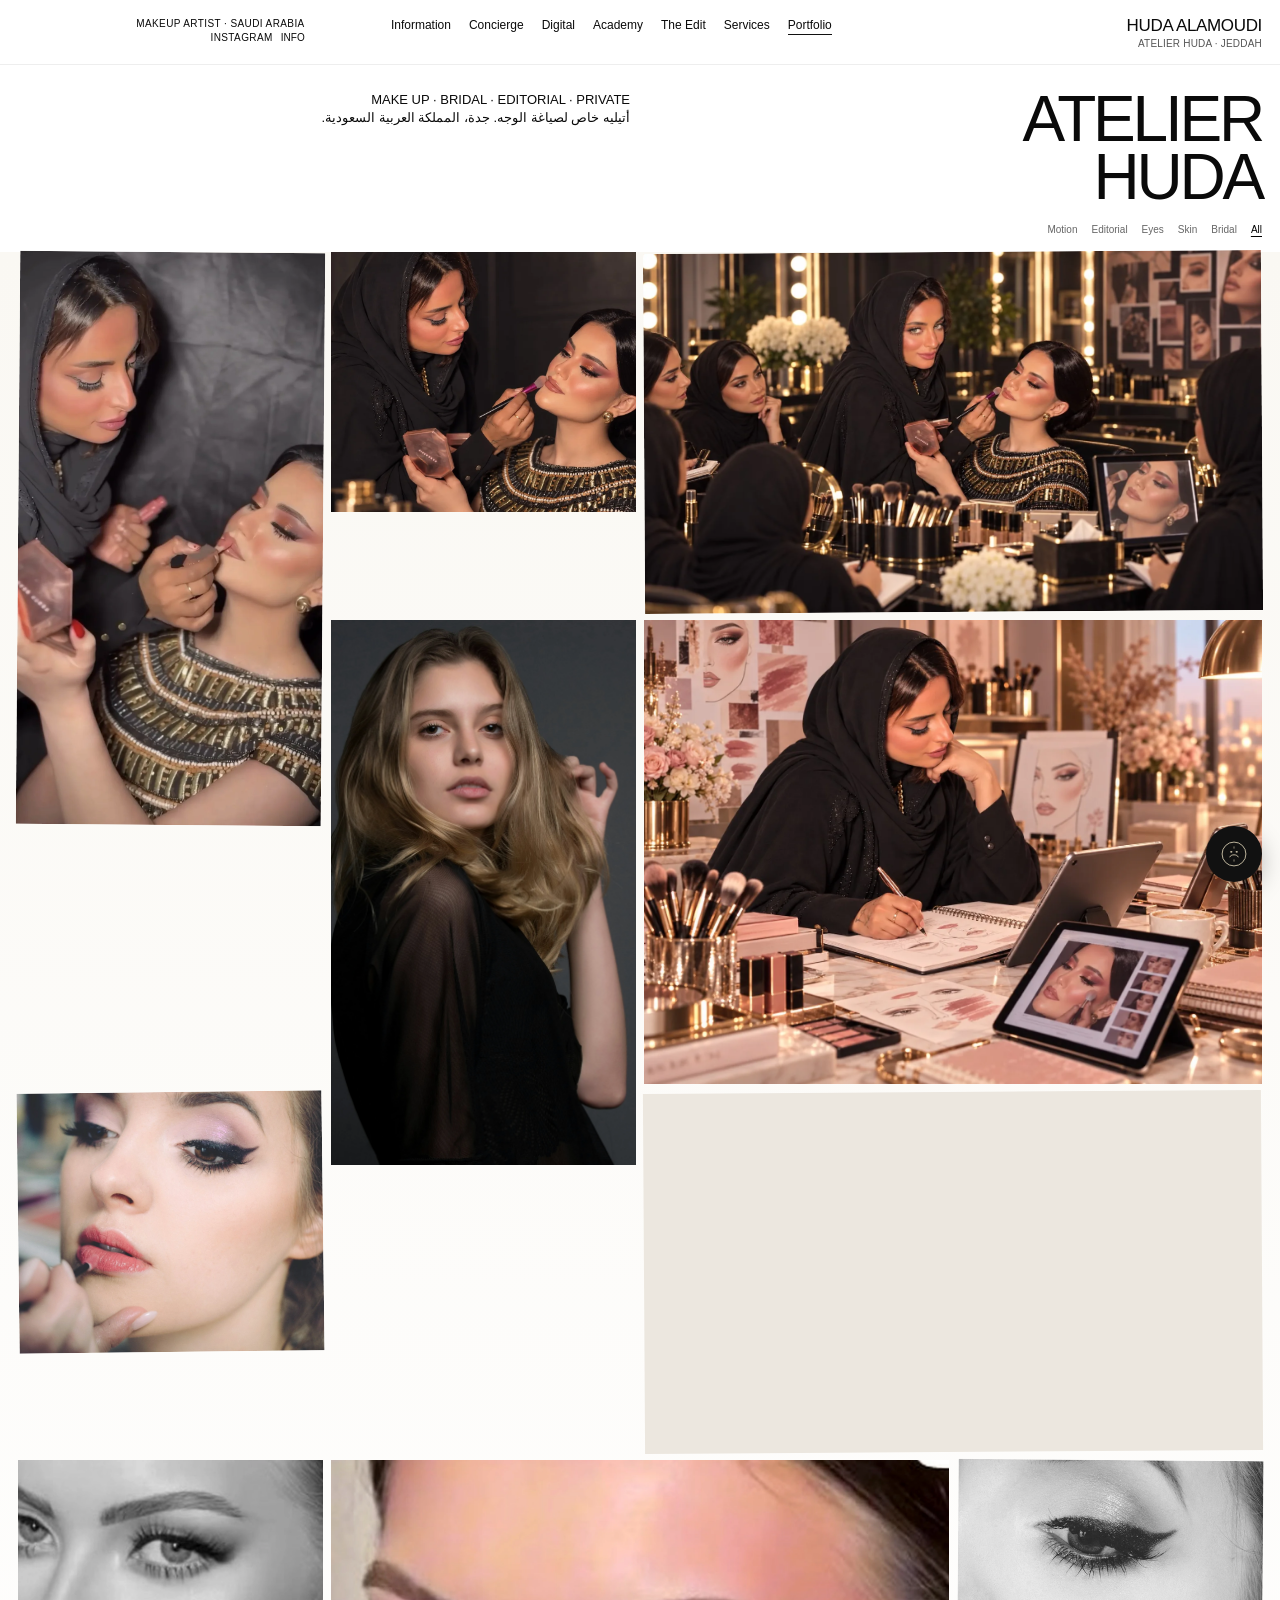
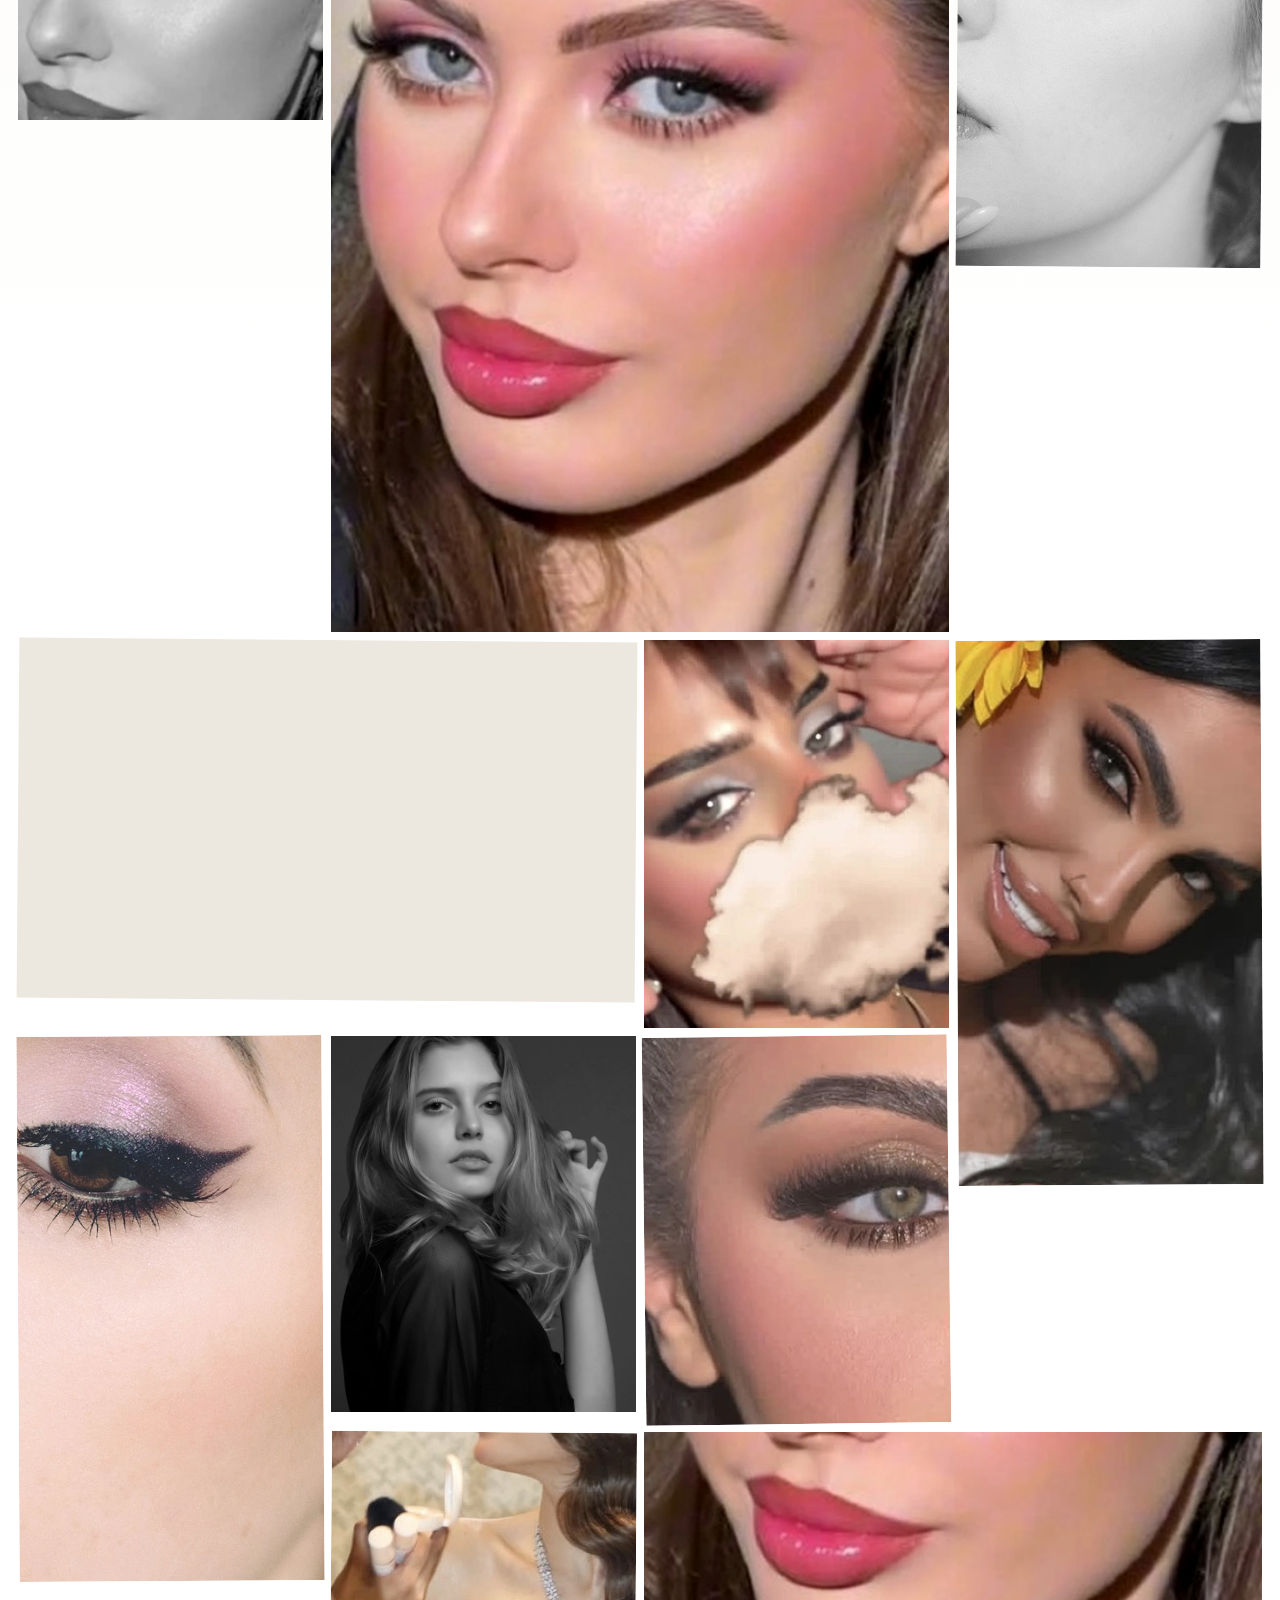
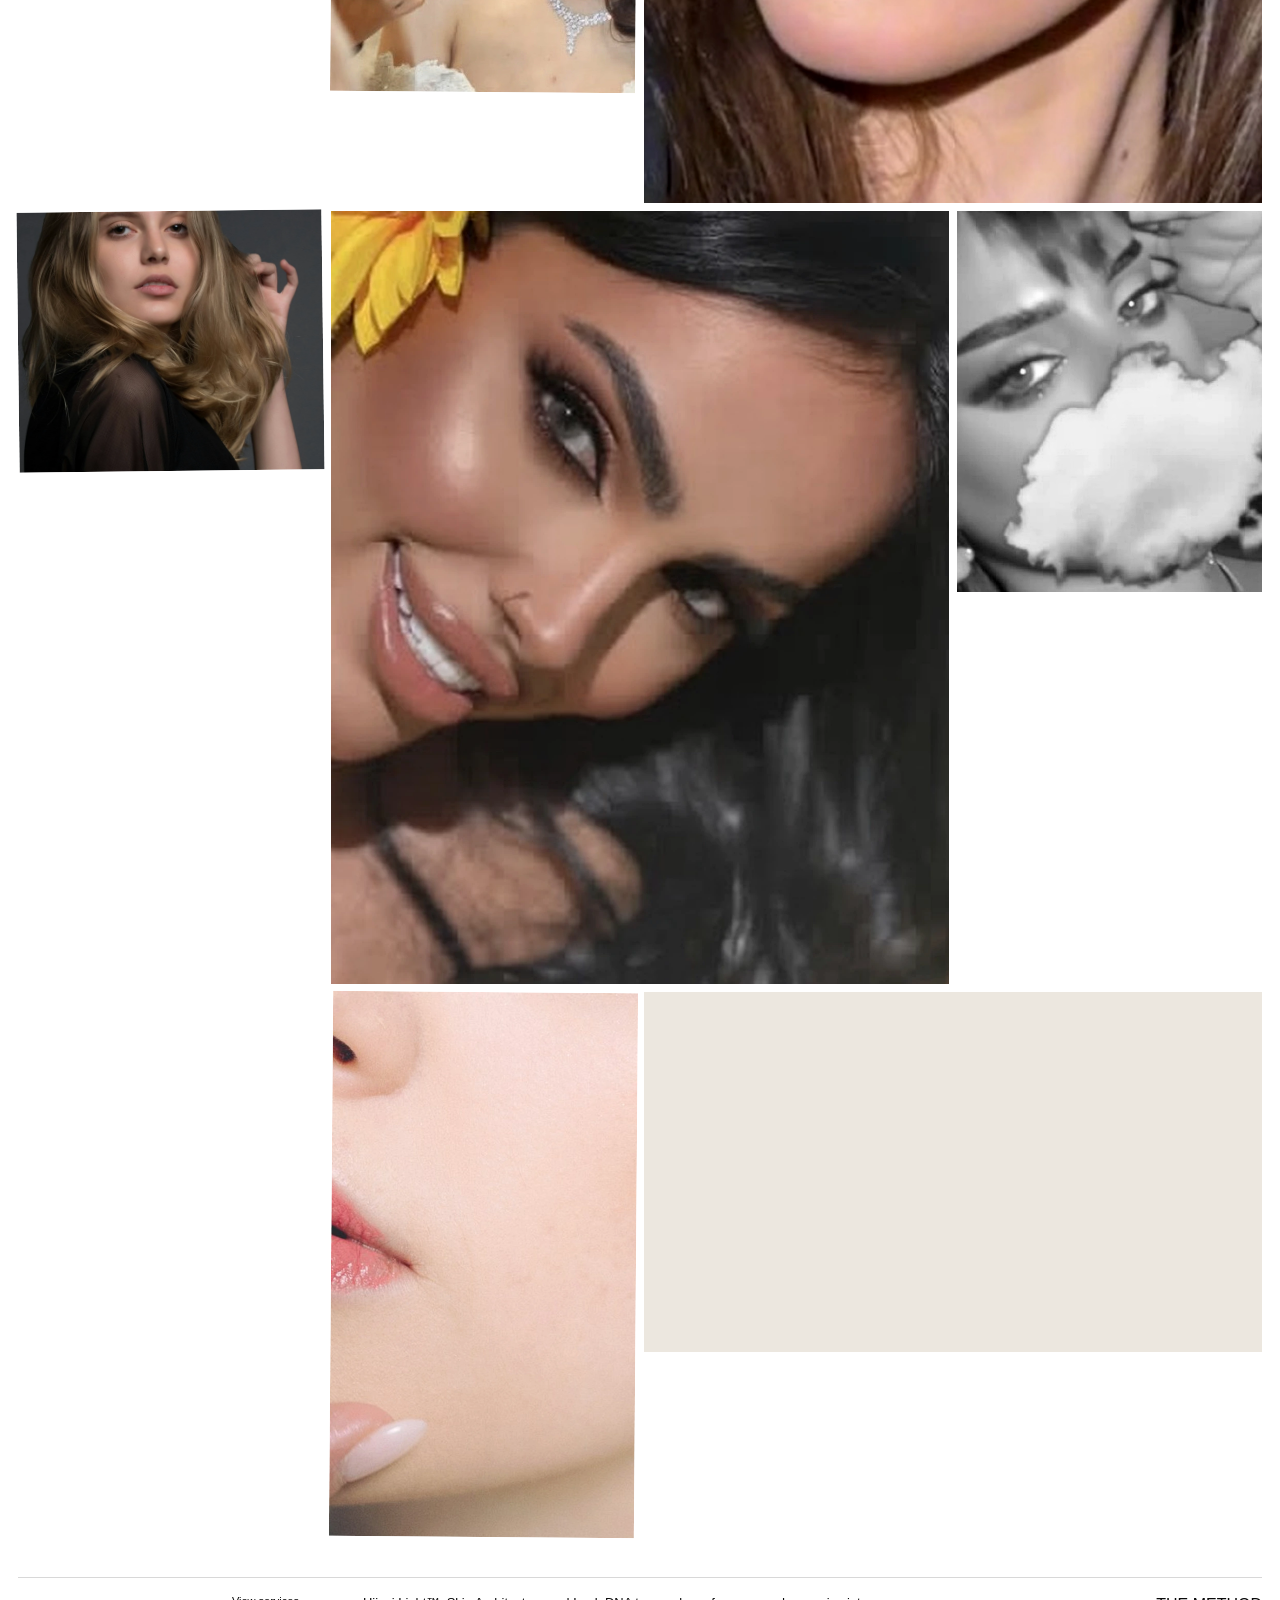
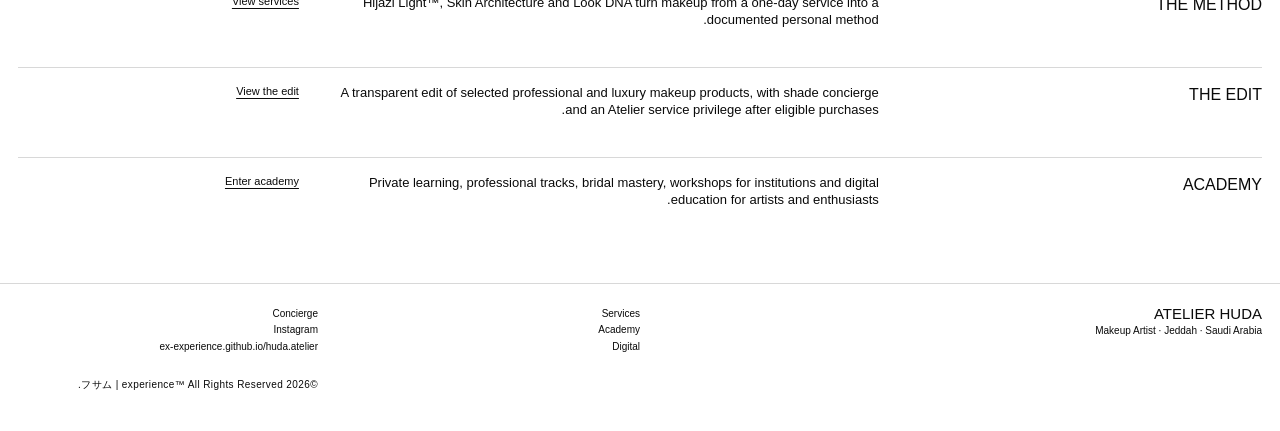
<file: index.html>
<!doctype html><html lang="ar" dir="rtl"><head><meta charset="utf-8"><meta name="viewport" content="width=device-width,initial-scale=1"><title>هدى العمودي — Makeup Artist & Bridal Atelier in Jeddah</title><meta name="description" content="أتيليه هدى العمودي في جدة."><link rel="canonical" href="https://ex-experience.github.io/huda.atelier/"><link rel="icon" href="favicon.svg" type="image/svg+xml"><link rel="stylesheet" href="huda.atelier/assets/css/site.css"></head><body class="page-home"><p><a href="index.html">جارٍ التحميل — إن كانت الصفحة ناقصة لحظة يُرجع البورتفوليو فوراً.</a></p><script>location.replace('huda.atelier/index.html')</script></body></html>
</file>
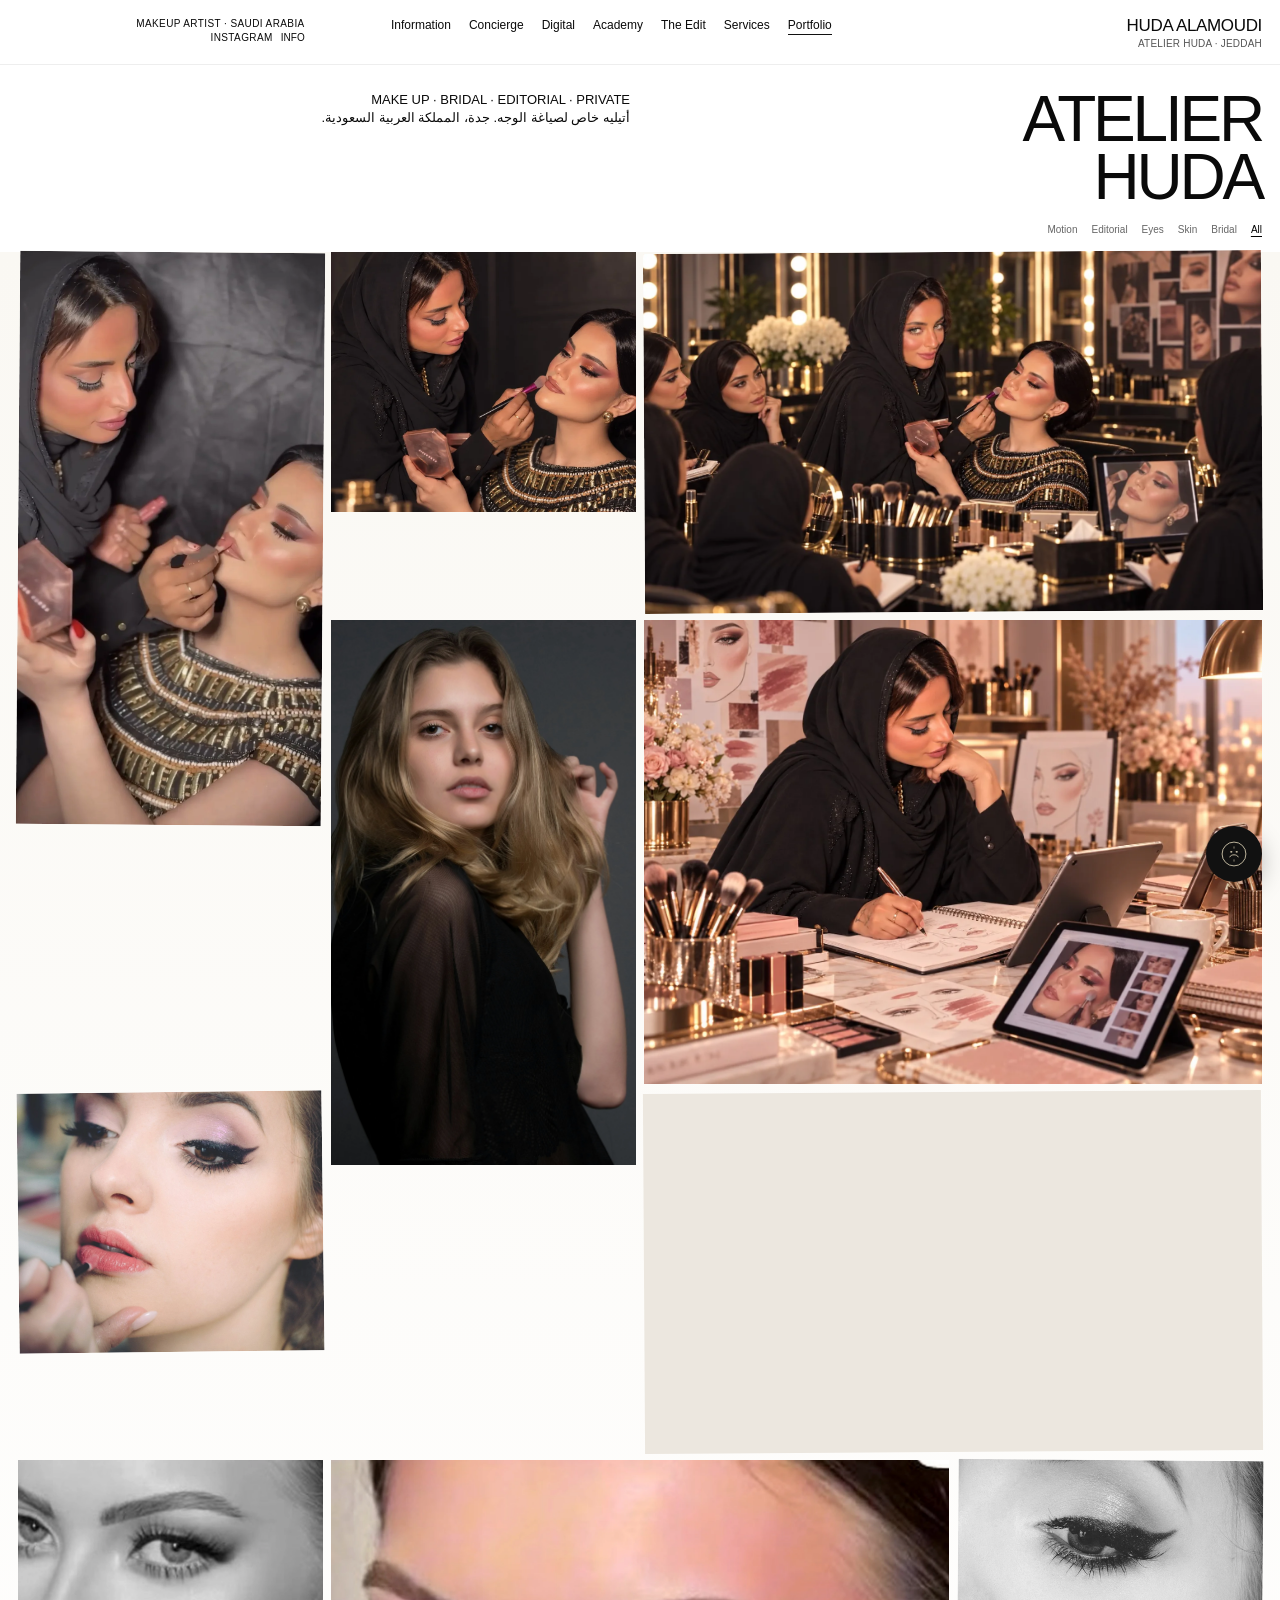
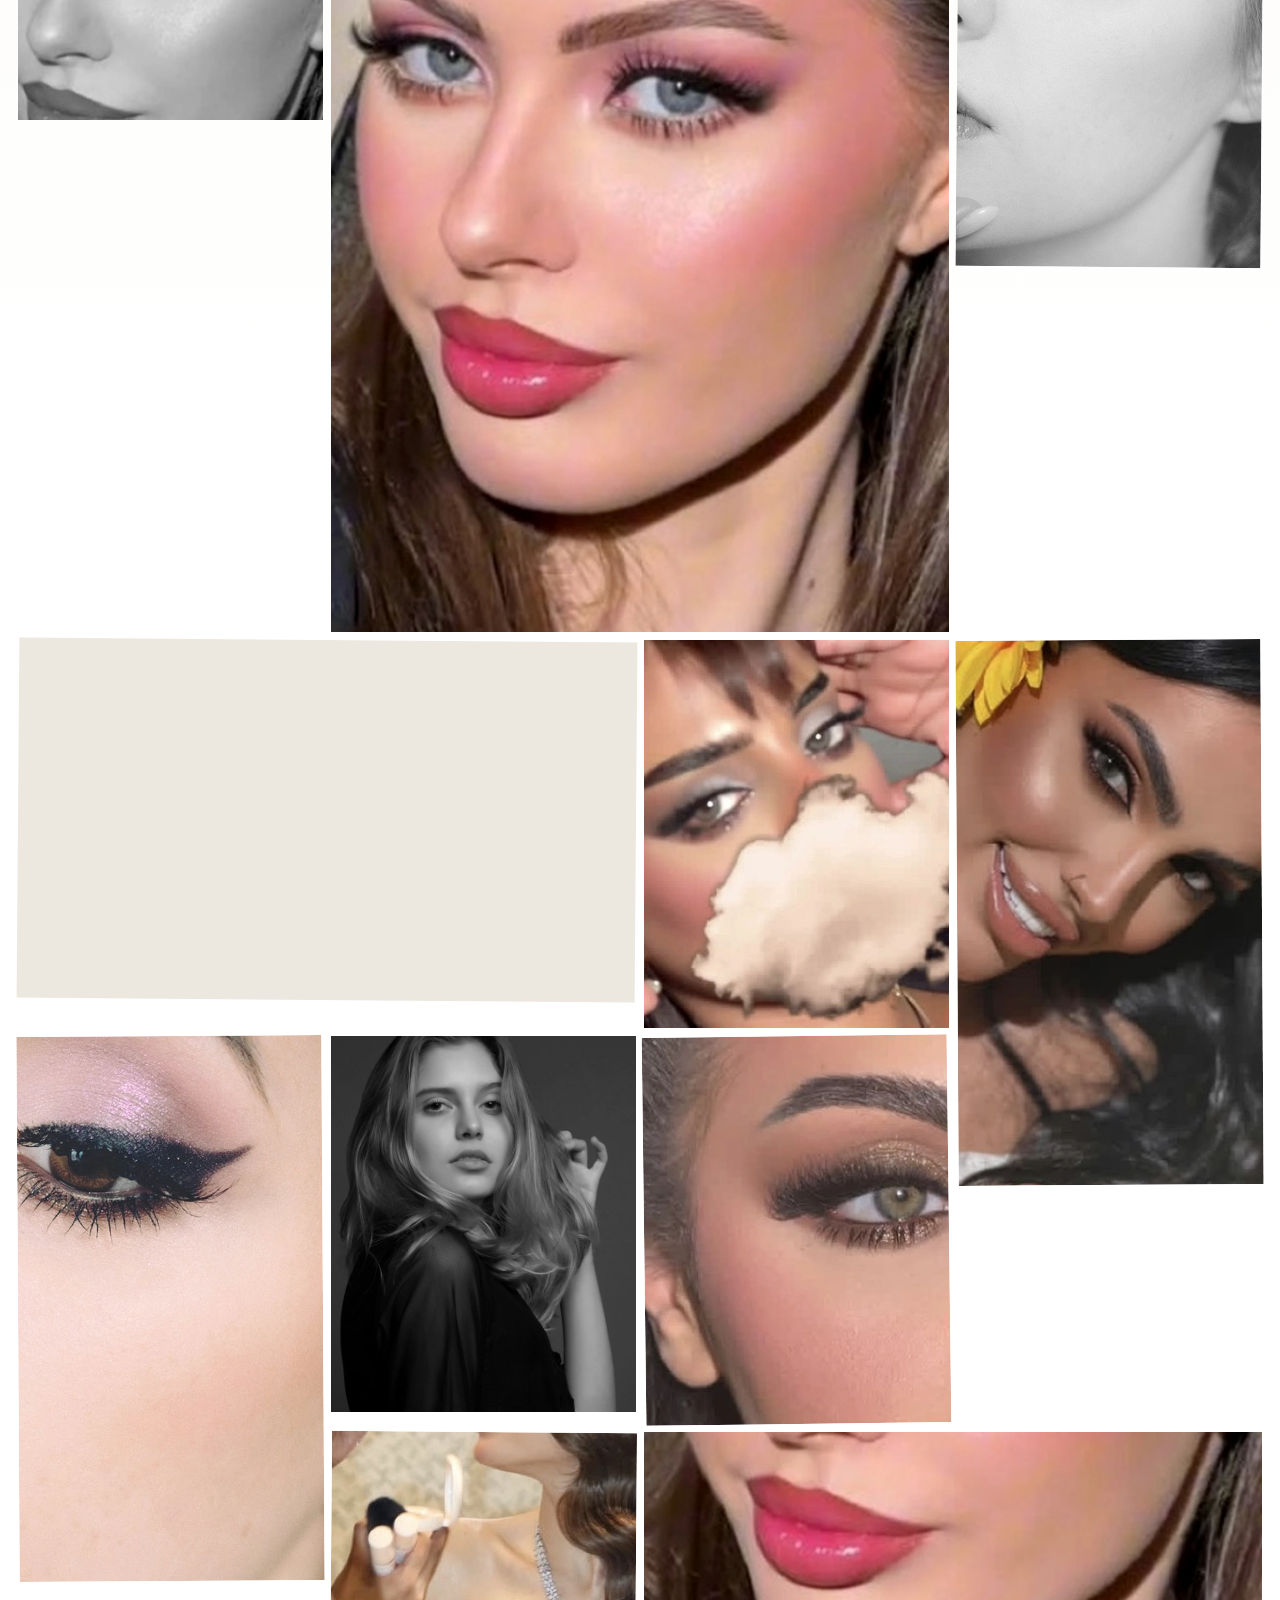
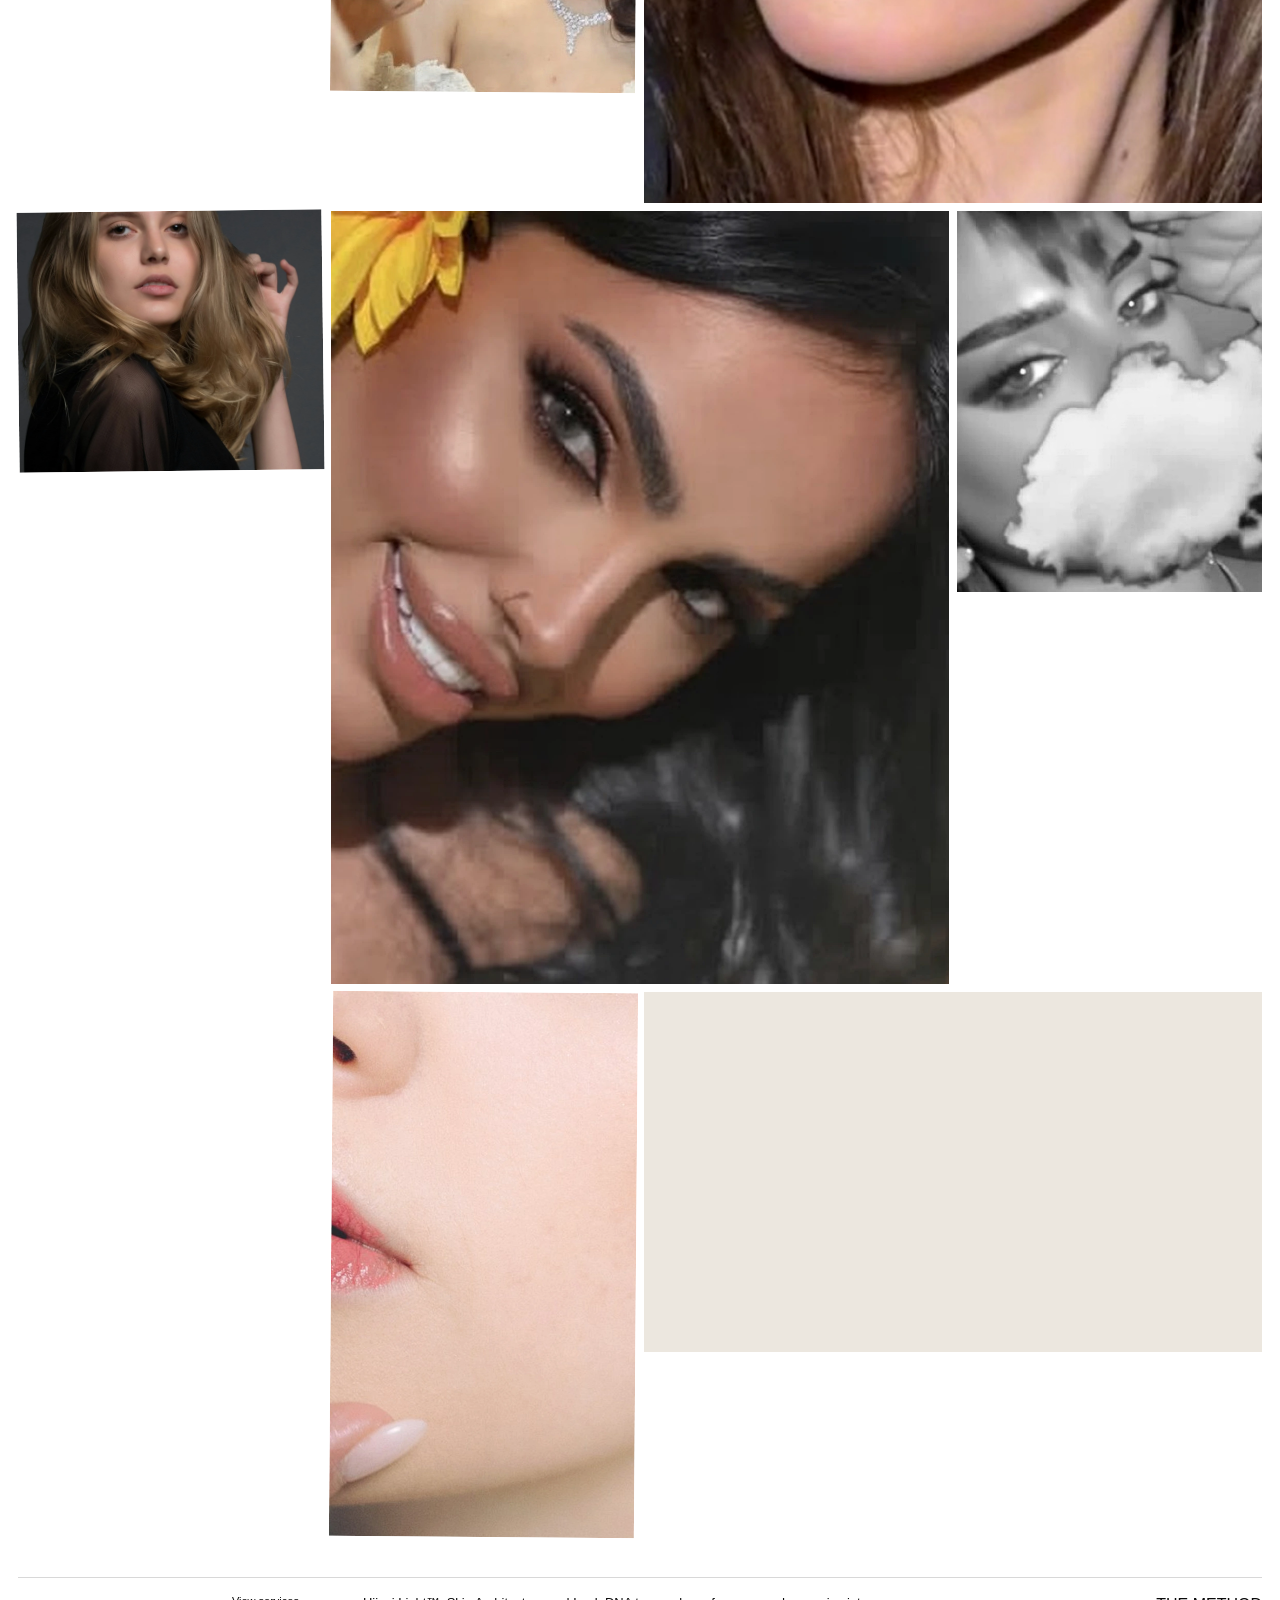
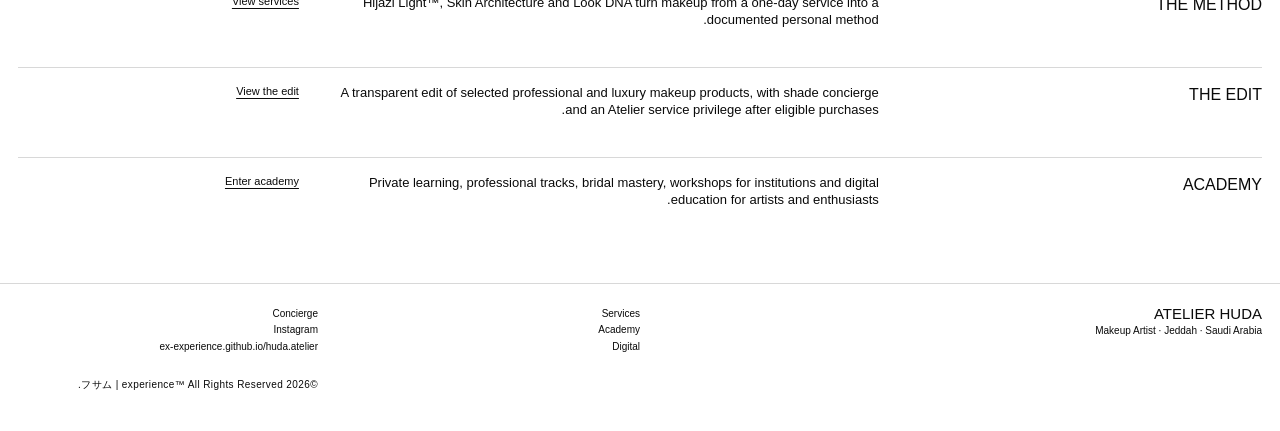
<file: huda.atelier/index.html>
<!doctype html><html lang="ar" dir="rtl"><head><meta charset="utf-8"><meta name="viewport" content="width=device-width,initial-scale=1"><meta name="theme-color" content="#ffffff"><title>ATELIER HUDA</title><meta name="description" content="ATELIER HUDA — makeup artistry, bridal, editorial, private services and academy in Jeddah."><link rel="stylesheet" href="assets/css/site.css"></head><body class="page-home">
<header class="site-head"><a class="brand" href="index.html">HUDA ALAMOUDI<small>ATELIER HUDA · JEDDAH</small></a><nav class="main-nav"><a class="active" href="index.html">Portfolio</a><a href="services.html">Services</a><a href="shop.html">The Edit</a><a href="academy.html">Academy</a><a href="digital.html">Digital</a><a href="concierge.html">Concierge</a><a href="#" data-info>Information</a></nav><div class="head-meta">Makeup Artist · Saudi Arabia<br><button data-info>Info</button><a href="https://instagram.com/hudaoalamoudi" target="_blank" rel="noopener">Instagram</a></div><button class="menu-btn" data-info>Menu</button></header>
<section class="intro"><h1>ATELIER<br>HUDA</h1><div><p>MAKE UP · BRIDAL · EDITORIAL · PRIVATE</p><p class="arabic">أتيليه خاص لصياغة الوجه. جدة، المملكة العربية السعودية.</p></div></section>
<div class="filterbar"><button class="active" data-filter="all">All</button><button data-filter="bridal">Bridal</button><button data-filter="skin">Skin</button><button data-filter="eyes">Eyes</button><button data-filter="editorial">Editorial</button><button data-filter="motion">Motion</button></div>
<main class="portfolio" aria-label="Portfolio">
<figure class="work wide" data-cat="editorial" data-title="Atelier Session" data-style="Warm editorial glam — sculpted cheek, copper lid, satin mouth" data-climate="Jeddah evening indoor light, gold practicals, low humidity" data-notes="Huda in black. The room is quiet enough to hear the brush." data-ar="هدى بالأسود. الغرفة هادئة بما يكفي لتسمعي صوت الفرشاة على الخد."><img src="assets/media/huda-atelier-01.webp" alt="Huda Alamoudi working in the atelier" loading="eager"><button class="open-work">Open</button><figcaption><span>ATELIER SESSION</span><span>HUDA</span></figcaption></figure>
<figure class="work" data-cat="skin" data-title="Mouth Architecture" data-style="Satin nude-rose lip, skin kept visible" data-climate="Close tungsten, no flash" data-notes="A mouth is finished last, when the face has already found its light." data-ar="الفم يُختَم آخراً، حين يكون الوجه قد وجد ضوءه."><img src="assets/media/huda-atelier-02.webp" alt="Huda applying makeup" loading="lazy"><button class="open-work">Open</button><figcaption><span>MOUTH</span><span>STUDY</span></figcaption></figure>
<figure class="work tall" data-cat="editorial" data-title="Hand and Color" data-style="Editorial rose eye, defined brow, lived-in skin" data-climate="Soft grey cloth, no window blast" data-notes="The compact in her left hand is part of the method, not a prop." data-ar="العلبة في يدها اليسرى جزء من المنهج، ليست ديكوراً."><img src="assets/media/huda-atelier-03.webp" alt="Huda applying lipstick" loading="lazy"><button class="open-work">Open</button><figcaption><span>HAND + COLOR</span><span>PRIVATE</span></figcaption></figure>
<figure class="work wide" data-cat="editorial" data-title="The Chart" data-style="Face mapping before pigment" data-climate="Daylight mixed with gold lamp, city behind glass" data-notes="Before a woman sits, the face is drawn. This is how a look becomes repeatable." data-ar="قبل أن تجلس المرأة، يُرسم الوجه. هكذا تصبح الإطلالة قابلة لأن تُعاد."><img src="assets/media/huda-atelier-04.webp" alt="Huda drawing face charts" loading="lazy"><button class="open-work">Open</button><figcaption><span>THE CHART</span><span>METHOD</span></figcaption></figure>

<figure class="work tall" data-cat="editorial" data-title="Editorial Study 01"><img src="assets/media/editorial-01.webp" alt="Editorial beauty portrait" loading="eager"><button class="open-work">Open</button><figcaption><span>EDITORIAL STUDY 01</span><span>ATELIER HUDA</span></figcaption></figure>
<figure class="work wide" data-cat="motion" data-title="Motion Study — Skin"><video src="assets/video/motion-01.mp4" autoplay muted loop playsinline preload="metadata"></video><button class="open-work">Open</button><figcaption><span>MOTION / SKIN</span><span>PLAY</span></figcaption></figure>
<figure class="work" data-cat="eyes" data-title="Eye Architecture 01"><img src="assets/media/editorial-02.webp" alt="Eye makeup detail" loading="lazy"><button class="open-work">Open</button><figcaption><span>EYE ARCHITECTURE 01</span><span>DETAIL</span></figcaption></figure>
<figure class="work" data-cat="skin" data-title="Skin Light 01"><img src="assets/media/editorial-03.webp" alt="Skin finish detail" loading="lazy"><button class="open-work">Open</button><figcaption><span>SKIN LIGHT 01</span><span>BEAUTY</span></figcaption></figure>
<figure class="work wide" data-cat="bridal" data-title="Bridal Study 01"><img src="assets/media/editorial-04.webp" alt="Bridal beauty" loading="lazy"><button class="open-work">Open</button><figcaption><span>BRIDAL STUDY 01</span><span>JEDDAH</span></figcaption></figure>
<figure class="work" data-cat="eyes" data-title="Smoked Eye"><img src="assets/media/editorial-05.webp" alt="Smoked eye makeup" loading="lazy"><button class="open-work">Open</button><figcaption><span>SMOKED EYE</span><span>ARCHIVE</span></figcaption></figure>
<figure class="work tall" data-cat="bridal" data-title="Bridal Portrait"><img src="assets/media/editorial-06.webp" alt="Bridal makeup portrait" loading="lazy"><button class="open-work">Open</button><figcaption><span>BRIDAL PORTRAIT</span><span>ARCHIVE</span></figcaption></figure>
<figure class="work" data-cat="editorial" data-title="Hijazi Light"><img src="assets/media/editorial-07.webp" alt="Editorial makeup portrait" loading="lazy"><button class="open-work">Open</button><figcaption><span>HIJAZI LIGHT</span><span>METHOD</span></figcaption></figure>
<figure class="work wide" data-cat="motion" data-title="Motion Study — Eye"><video src="assets/video/motion-02.mp4" autoplay muted loop playsinline preload="metadata"></video><button class="open-work">Open</button><figcaption><span>MOTION / EYE</span><span>PLAY</span></figcaption></figure>
<figure class="work" data-cat="eyes" data-title="Liner Study"><img src="assets/media/editorial-08.webp" alt="Liner makeup detail" loading="lazy"><button class="open-work">Open</button><figcaption><span>LINER STUDY</span><span>DETAIL</span></figcaption></figure>
<figure class="work" data-cat="skin" data-title="Soft Focus"><img src="assets/media/editorial-09.webp" alt="Soft focus beauty" loading="lazy"><button class="open-work">Open</button><figcaption><span>SOFT FOCUS</span><span>SKIN</span></figcaption></figure>
<figure class="work tall" data-cat="editorial" data-title="Sculpted Face"><img src="assets/media/editorial-10.webp" alt="Sculpted makeup look" loading="lazy"><button class="open-work">Open</button><figcaption><span>SCULPTED FACE</span><span>ARCHIVE</span></figcaption></figure>
<figure class="work wide" data-cat="bridal" data-title="Silk Bride"><img src="assets/media/editorial-11.webp" alt="Silk bride look" loading="lazy"><button class="open-work">Open</button><figcaption><span>SILK BRIDE</span><span>BRIDAL</span></figcaption></figure>
<figure class="work" data-cat="skin" data-title="Glass Skin"><img src="assets/media/editorial-12.webp" alt="Glowing skin makeup" loading="lazy"><button class="open-work">Open</button><figcaption><span>GLASS SKIN</span><span>FINISH</span></figcaption></figure>
<figure class="work" data-cat="eyes" data-title="Soft Wing"><img src="assets/media/editorial-13.webp" alt="Soft wing eye makeup" loading="lazy"><button class="open-work">Open</button><figcaption><span>SOFT WING</span><span>EYES</span></figcaption></figure>
<figure class="work wide" data-cat="editorial" data-title="Face Architecture"><img src="assets/media/editorial-14.webp" alt="Face architecture makeup" loading="lazy"><button class="open-work">Open</button><figcaption><span>FACE ARCHITECTURE</span><span>METHOD</span></figcaption></figure>
<figure class="work" data-cat="skin" data-title="Warm Light"><img src="assets/media/editorial-15.webp" alt="Warm beauty makeup" loading="lazy"><button class="open-work">Open</button><figcaption><span>WARM LIGHT</span><span>SKIN</span></figcaption></figure>
<figure class="work wide" data-cat="motion" data-title="Motion Study — Bridal"><video src="assets/video/motion-03.mp4" autoplay muted loop playsinline preload="metadata"></video><button class="open-work">Open</button><figcaption><span>MOTION / BRIDAL</span><span>PLAY</span></figcaption></figure>
<figure class="work tall" data-cat="bridal" data-title="Couture Bride"><img src="assets/media/editorial-16.webp" alt="Couture bridal makeup" loading="lazy"><button class="open-work">Open</button><figcaption><span>COUTURE BRIDE</span><span>PRIVATE</span></figcaption></figure>
</main>
<section class="index-line"><h2>THE METHOD</h2><p>Hijazi Light™, Skin Architecture and Look DNA turn makeup from a one-day service into a documented personal method.</p><a href="services.html">View services</a></section>
<section class="index-line"><h2>THE EDIT</h2><p>A transparent edit of selected professional and luxury makeup products, with shade concierge and an Atelier service privilege after eligible purchases.</p><a href="shop.html">View the edit</a></section>
<section class="index-line"><h2>ACADEMY</h2><p>Private learning, professional tracks, bridal mastery, workshops for institutions and digital education for artists and enthusiasts.</p><a href="academy.html">Enter academy</a></section>
<footer class="footer"><div><strong>ATELIER HUDA</strong><br>Makeup Artist · Jeddah · Saudi Arabia</div><div><a href="services.html">Services</a><a href="academy.html">Academy</a><a href="digital.html">Digital</a></div><div><a href="concierge.html">Concierge</a><a href="https://instagram.com/hudaoalamoudi" target="_blank" rel="noopener">Instagram</a><a href="https://ex-experience.github.io/huda.atelier/">ex-experience.github.io/huda.atelier</a><br><a href="https://github.com/ex-experience/huda.atelier">GitHub · huda.atelier</a><div class="sign">©2026 フサム | experience™ All Rights Reserved.</div></div></footer>
<div class="overlay"></div>
<aside class="drawer"><div class="drawer-head"><span>INFORMATION</span><button data-close-info>×</button></div><h2>Beauty is<br>constructed.</h2><div class="ar"><p><strong>ATELIER HUDA · أتيليه هُدى</strong></p><p>دار خاصة لصياغة الوجه في جدة. الفكرة ليست «صالون + موعد»، بل أتيليه يبني البشرة والملامح كعمل تحريري، مع بروتوكولات خصوصية وتعليم ومنتجات مختارة.</p><h3>توقيعات الدار</h3><ul><li>Hijazi Light™ — بناء البشرة كضوء جدة ساعة المغيب.</li><li>90-Day Bridal Protocol — تحضير العروس قبل يوم الزفاف.</li><li>Look DNA — حفظ درجات وتقنيات وطبقات كل إطلالة.</li><li>Silent Atelier — خصوصية، لا تصوير بلا موافقة.</li><li>The Vault — أرشيف خاص للعملاء.</li><li>The Circle — أولوية ومزايا للأعضاء.</li></ul><h3>اتصال</h3><p>concierge@atelierhuda.com<br>+966 54 556 5606</p></div></aside>
<div class="lightbox"><div class="lb-head"><span>ATELIER HUDA / PORTFOLIO</span><button data-lb-close>Close ×</button></div><div class="lb-media"></div><div class="lb-story"></div><div class="lb-foot"><span class="lb-title"></span><div class="controls"><button data-lb-prev>← Previous</button><span class="lb-count"></span><button data-lb-next>Next →</button></div></div></div>
<script src="assets/js/supabase-config.js"></script>
<script src="assets/js/site.js"></script></body></html>
</file>
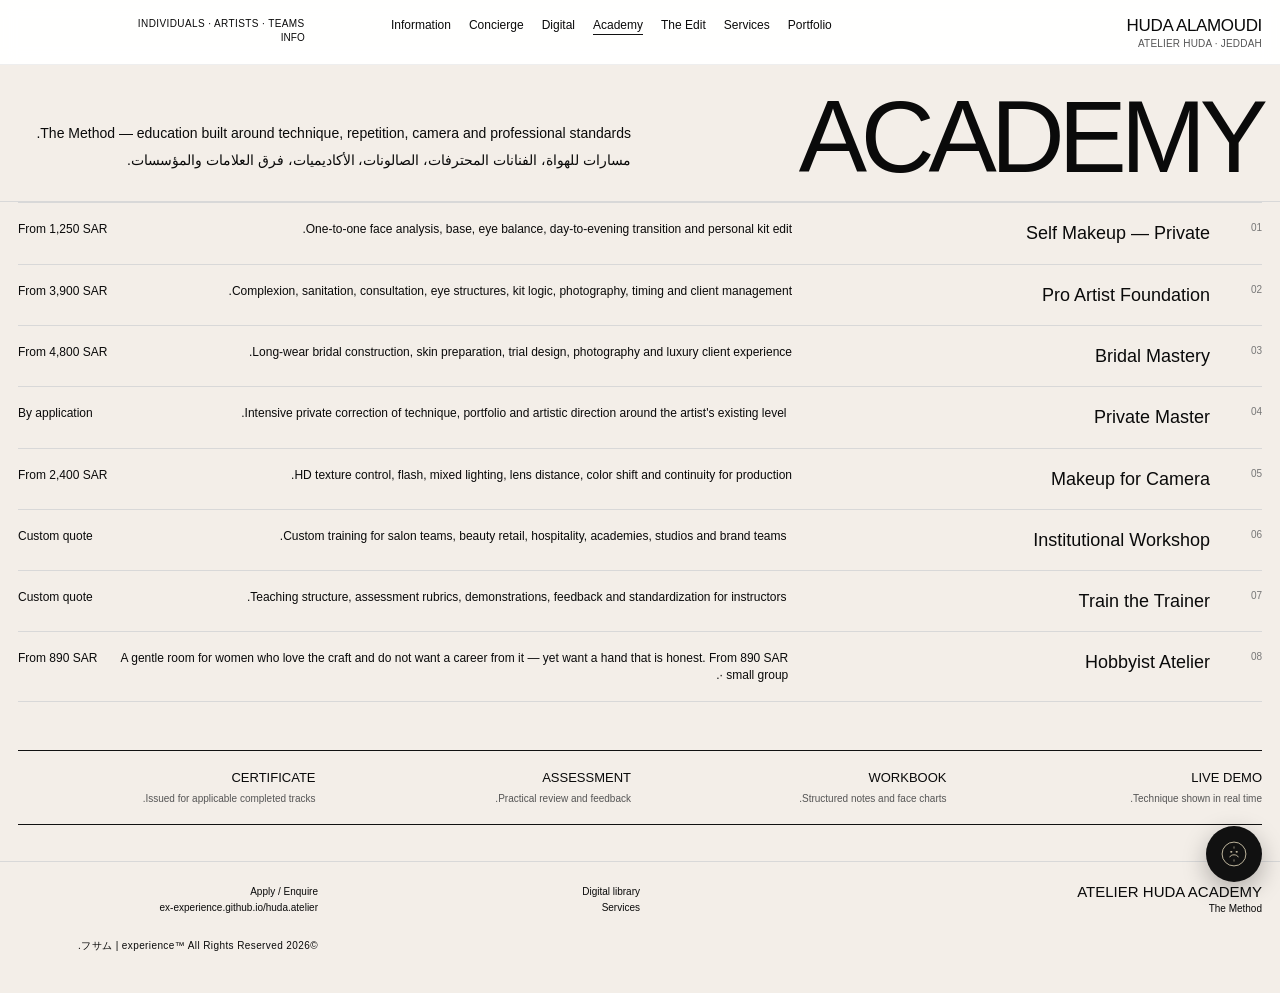
<file: academy.html>
<!doctype html><html lang="ar" dir="rtl"><head><meta charset="utf-8"><meta name="viewport" content="width=device-width,initial-scale=1"><title>ATELIER HUDA — Academy</title><link rel="stylesheet" href="huda.atelier/assets/css/site.css"></head><body class="page-academy">
<header class="site-head"><a class="brand" href="index.html">HUDA ALAMOUDI<small>ATELIER HUDA · JEDDAH</small></a><nav class="main-nav"><a href="index.html">Portfolio</a><a href="services.html">Services</a><a href="shop.html">The Edit</a><a class="active" href="academy.html">Academy</a><a href="digital.html">Digital</a><a href="concierge.html">Concierge</a><a href="#" data-info>Information</a></nav><div class="head-meta">Individuals · Artists · Teams<br><button data-info>Info</button></div><button class="menu-btn" data-info>Menu</button></header>
<section class="page-title"><h1>ACADEMY</h1><div class="copy"><p>The Method — education built around technique, repetition, camera and professional standards.</p><p class="ar">مسارات للهواة، الفنانات المحترفات، الصالونات، الأكاديميات، فرق العلامات والمؤسسات.</p></div></section>
<section class="list-section">
<div class="row-item"><span class="n">01</span><h2>Self Makeup — Private</h2><p>One-to-one face analysis, base, eye balance, day-to-evening transition and personal kit edit.</p><span class="price">From 1,250 SAR</span></div>
<div class="row-item"><span class="n">02</span><h2>Pro Artist Foundation</h2><p>Complexion, sanitation, consultation, eye structures, kit logic, photography, timing and client management.</p><span class="price">From 3,900 SAR</span></div>
<div class="row-item"><span class="n">03</span><h2>Bridal Mastery</h2><p>Long-wear bridal construction, skin preparation, trial design, photography and luxury client experience.</p><span class="price">From 4,800 SAR</span></div>
<div class="row-item"><span class="n">04</span><h2>Private Master</h2><p>Intensive private correction of technique, portfolio and artistic direction around the artist's existing level.</p><span class="price">By application</span></div>
<div class="row-item"><span class="n">05</span><h2>Makeup for Camera</h2><p>HD texture control, flash, mixed lighting, lens distance, color shift and continuity for production.</p><span class="price">From 2,400 SAR</span></div>
<div class="row-item"><span class="n">06</span><h2>Institutional Workshop</h2><p>Custom training for salon teams, beauty retail, hospitality, academies, studios and brand teams.</p><span class="price">Custom quote</span></div>
<div class="row-item"><span class="n">07</span><h2>Train the Trainer</h2><p>Teaching structure, assessment rubrics, demonstrations, feedback and standardization for instructors.</p><span class="price">Custom quote</span></div>

<div class="row-item"><span class="n">08</span><h2>Hobbyist Atelier</h2><p>A gentle room for women who love the craft and do not want a career from it — yet want a hand that is honest. From 890 SAR · small group.</p><span class="price">From 890 SAR</span></div>
</section>
<section class="feature-band"><article><h3>LIVE DEMO</h3><p>Technique shown in real time.</p></article><article><h3>WORKBOOK</h3><p>Structured notes and face charts.</p></article><article><h3>ASSESSMENT</h3><p>Practical review and feedback.</p></article><article><h3>CERTIFICATE</h3><p>Issued for applicable completed tracks.</p></article></section>
<footer class="footer"><div><strong>ATELIER HUDA ACADEMY</strong><br>The Method</div><div><a href="digital.html">Digital library</a><a href="services.html">Services</a></div><div><a href="concierge.html">Apply / Enquire</a><a href="https://ex-experience.github.io/huda.atelier/">ex-experience.github.io/huda.atelier</a><br><a href="https://github.com/ex-experience/huda.atelier">GitHub · huda.atelier</a><div class="sign">©2026 フサム | experience™ All Rights Reserved.</div></div></footer>
<div class="overlay"></div><aside class="drawer"><div class="drawer-head"><span>ACADEMY / INFO</span><button data-close-info>×</button></div><h2>Learn the<br>method.</h2><div class="ar"><p>يمكن تخصيص التدريب للأفراد أو المجموعات أو المؤسسات، وبالعربية أو الإنجليزية حسب البرنامج.</p><p>الأسعار المعروضة نقطة بدء مقترحة وتُثبت عند اعتماد الجدول والمحتوى.</p></div></aside><script src="huda.atelier/assets/js/supabase-config.js"></script>
<script src="huda.atelier/assets/js/site.js"></script></body></html>
</file>
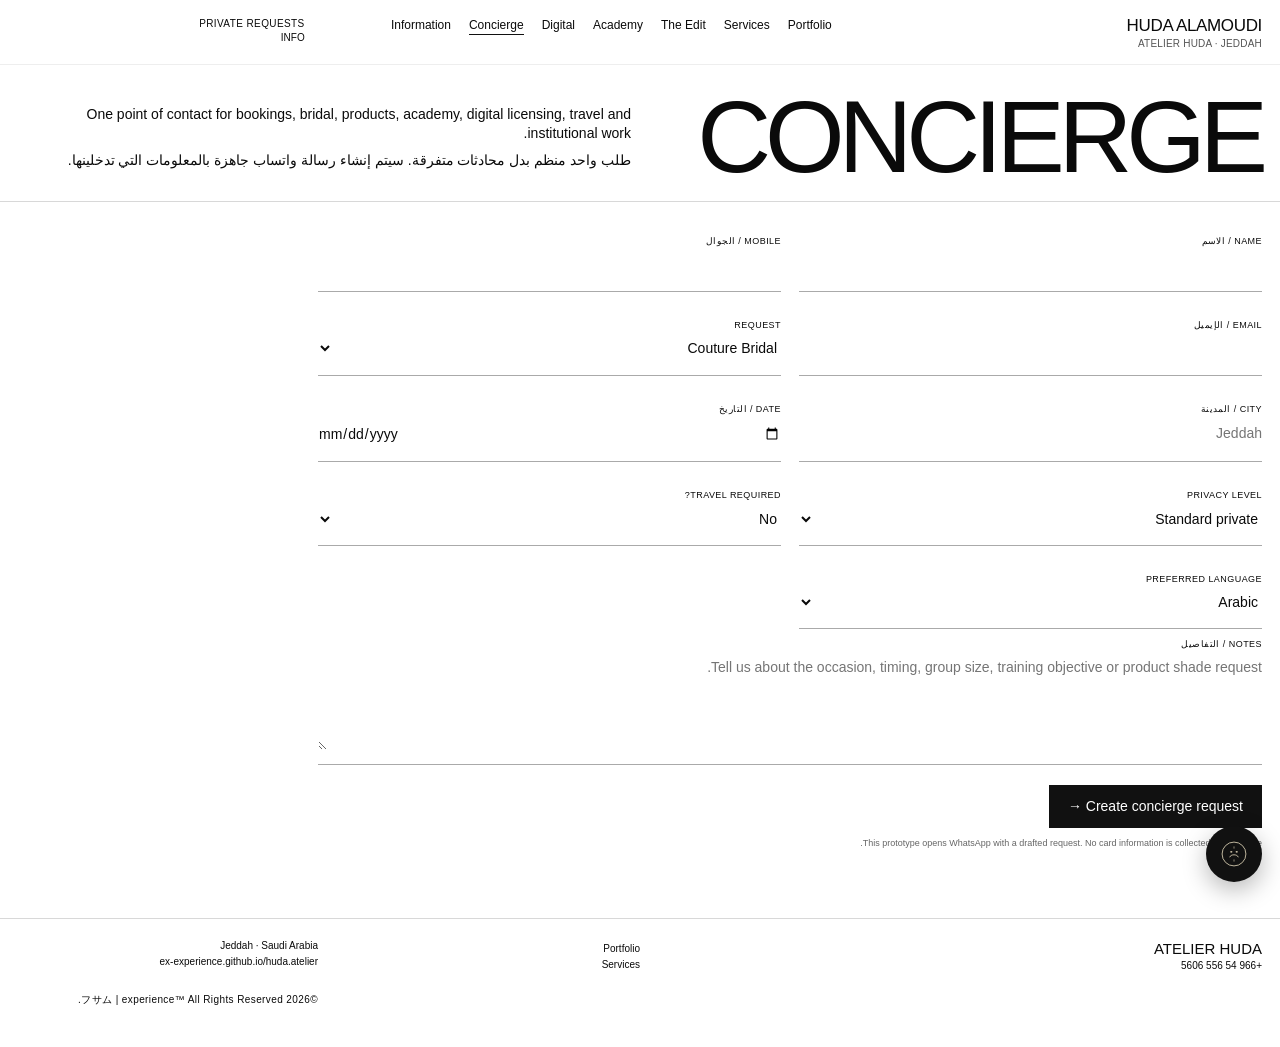
<file: concierge.html>
<!doctype html><html lang="ar" dir="rtl"><head><meta charset="utf-8"><meta name="viewport" content="width=device-width,initial-scale=1"><title>ATELIER HUDA — Concierge</title><link rel="stylesheet" href="huda.atelier/assets/css/site.css"></head><body class="page-concierge">
<header class="site-head"><a class="brand" href="index.html">HUDA ALAMOUDI<small>ATELIER HUDA · JEDDAH</small></a><nav class="main-nav"><a href="index.html">Portfolio</a><a href="services.html">Services</a><a href="shop.html">The Edit</a><a href="academy.html">Academy</a><a href="digital.html">Digital</a><a class="active" href="concierge.html">Concierge</a><a href="#" data-info>Information</a></nav><div class="head-meta">Private Requests<br><button data-info>Info</button></div><button class="menu-btn" data-info>Menu</button></header>
<section class="page-title"><h1>CONCIERGE</h1><div class="copy"><p>One point of contact for bookings, bridal, products, academy, digital licensing, travel and institutional work.</p><p class="ar">طلب واحد منظم بدل محادثات متفرقة. سيتم إنشاء رسالة واتساب جاهزة بالمعلومات التي تدخلينها.</p></div></section>
<form class="form" data-concierge-form><div class="form-grid">
<div class="field"><label>Name / الاسم</label><input name="Name" required></div><div class="field"><label>Mobile / الجوال</label><input name="Mobile" required></div>
<div class="field"><label>Email / الإيميل</label><input name="Email" type="email"></div>
<div class="field"><label>Request</label><select name="Request"><option>Couture Bridal</option><option>Event Signature</option><option>Privé</option><option>Travel Atelier</option><option>Red Carpet / Camera</option><option>Skin Architecture</option><option>Hijazi Light Kit</option><option>The Edit product</option><option>Academy — individual</option><option>Academy — institution</option><option>Digital / Licensing</option><option>Collaboration</option></select></div>
<div class="field"><label>City / المدينة</label><input name="City" placeholder="Jeddah"></div>
<div class="field"><label>Date / التاريخ</label><input type="date" name="Date"></div><div class="field"><label>Privacy level</label><select name="Privacy"><option>Standard private</option><option>Silent atelier — no photography</option><option>No photography</option><option>Strict confidentiality</option></select></div>
<div class="field"><label>Travel required?</label><select name="Travel"><option>No</option><option>Yes — KSA</option><option>Yes — GCC</option><option>Yes — International</option></select></div><div class="field"><label>Preferred language</label><select name="Language"><option>Arabic</option><option>English</option></select></div>
</div><div class="field"><label>Notes / التفاصيل</label><textarea name="Notes" placeholder="Tell us about the occasion, timing, group size, training objective or product shade request."></textarea></div><button class="submit" type="submit">Create concierge request →</button><p class="tiny">This prototype opens WhatsApp with a drafted request. No card information is collected on this page.</p></form>
<footer class="footer"><div><strong>ATELIER HUDA</strong><br>+966 54 556 5606</div><div><a href="index.html">Portfolio</a><a href="services.html">Services</a></div><div>Jeddah · Saudi Arabia<br><a href="https://ex-experience.github.io/huda.atelier/">ex-experience.github.io/huda.atelier</a><br><a href="https://github.com/ex-experience/huda.atelier">GitHub · huda.atelier</a><div class="sign">©2026 フサム | experience™ All Rights Reserved.</div></div></footer>
<div class="overlay"></div><aside class="drawer"><div class="drawer-head"><span>CONCIERGE / INFO</span><button data-close-info>×</button></div><h2>Quiet,<br>structured.</h2><div class="ar"><p>يتم تأكيد الموعد أو التدريب أو الطلب بعد مراجعة التوفر والتفاصيل. لا يعد إرسال النموذج حجزاً نهائياً.</p></div></aside><script src="huda.atelier/assets/js/supabase-config.js"></script>
<script src="huda.atelier/assets/js/site.js"></script></body></html>
</file>
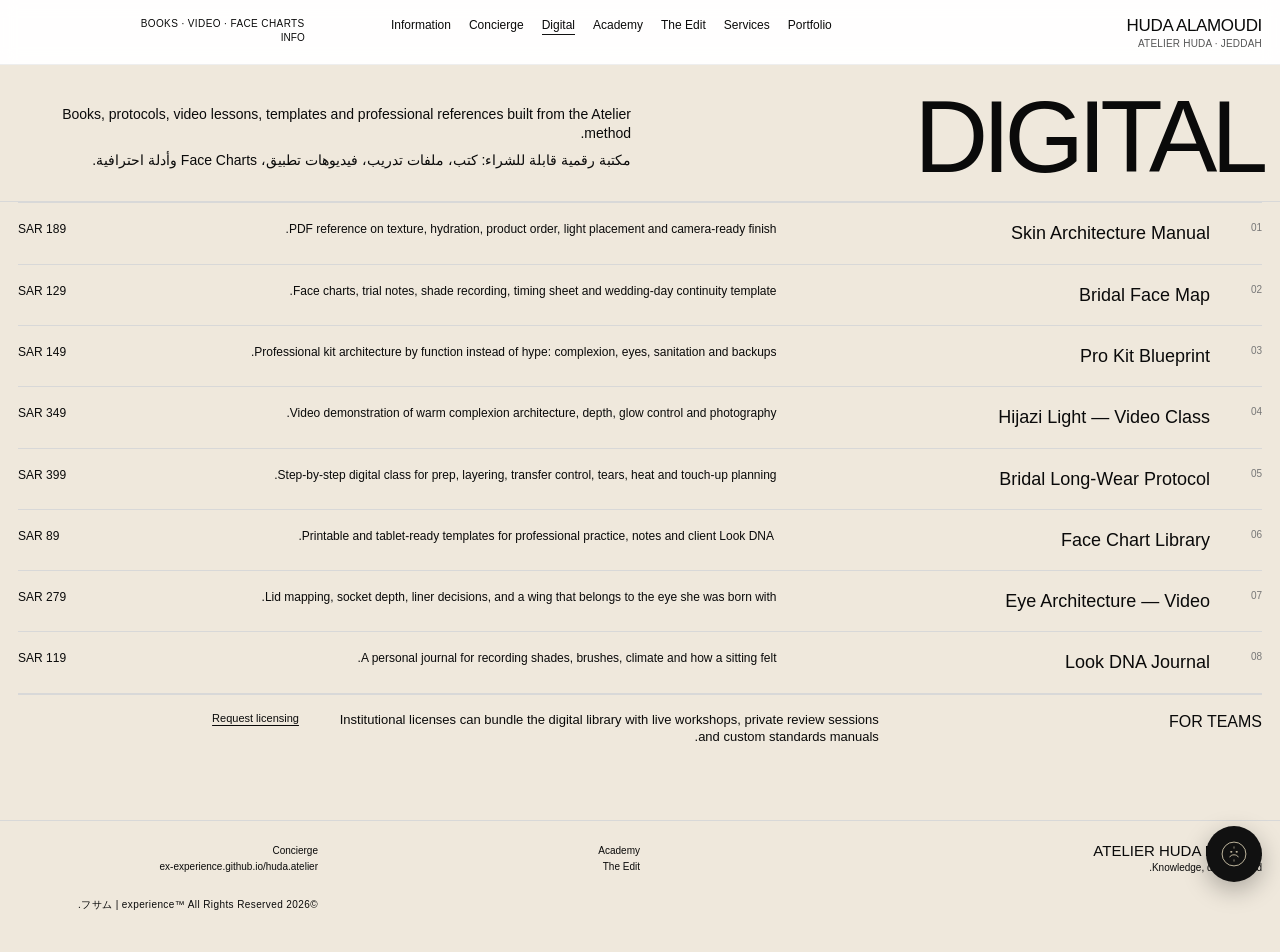
<file: digital.html>
<!doctype html><html lang="ar" dir="rtl"><head><meta charset="utf-8"><meta name="viewport" content="width=device-width,initial-scale=1"><title>ATELIER HUDA — Digital</title><link rel="stylesheet" href="huda.atelier/assets/css/site.css"></head><body class="page-digital">
<header class="site-head"><a class="brand" href="index.html">HUDA ALAMOUDI<small>ATELIER HUDA · JEDDAH</small></a><nav class="main-nav"><a href="index.html">Portfolio</a><a href="services.html">Services</a><a href="shop.html">The Edit</a><a href="academy.html">Academy</a><a class="active" href="digital.html">Digital</a><a href="concierge.html">Concierge</a><a href="#" data-info>Information</a></nav><div class="head-meta">Books · Video · Face Charts<br><button data-info>Info</button></div><button class="menu-btn" data-info>Menu</button></header>
<section class="page-title"><h1>DIGITAL</h1><div class="copy"><p>Books, protocols, video lessons, templates and professional references built from the Atelier method.</p><p class="ar">مكتبة رقمية قابلة للشراء: كتب، ملفات تدريب، فيديوهات تطبيق، Face Charts وأدلة احترافية.</p></div></section>
<section class="list-section">
<div class="row-item"><span class="n">01</span><h2>Skin Architecture Manual</h2><p>PDF reference on texture, hydration, product order, light placement and camera-ready finish.</p><span class="price">189 SAR</span></div>
<div class="row-item"><span class="n">02</span><h2>Bridal Face Map</h2><p>Face charts, trial notes, shade recording, timing sheet and wedding-day continuity template.</p><span class="price">129 SAR</span></div>
<div class="row-item"><span class="n">03</span><h2>Pro Kit Blueprint</h2><p>Professional kit architecture by function instead of hype: complexion, eyes, sanitation and backups.</p><span class="price">149 SAR</span></div>
<div class="row-item"><span class="n">04</span><h2>Hijazi Light — Video Class</h2><p>Video demonstration of warm complexion architecture, depth, glow control and photography.</p><span class="price">349 SAR</span></div>
<div class="row-item"><span class="n">05</span><h2>Bridal Long-Wear Protocol</h2><p>Step-by-step digital class for prep, layering, transfer control, tears, heat and touch-up planning.</p><span class="price">399 SAR</span></div>
<div class="row-item"><span class="n">06</span><h2>Face Chart Library</h2><p>Printable and tablet-ready templates for professional practice, notes and client Look DNA.</p><span class="price">89 SAR</span></div>

<div class="row-item"><span class="n">07</span><h2>Eye Architecture — Video</h2><p>Lid mapping, socket depth, liner decisions, and a wing that belongs to the eye she was born with.</p><span class="price">279 SAR</span></div>
<div class="row-item"><span class="n">08</span><h2>Look DNA Journal</h2><p>A personal journal for recording shades, brushes, climate and how a sitting felt.</p><span class="price">119 SAR</span></div>
</section>
<section class="index-line"><h2>FOR TEAMS</h2><p>Institutional licenses can bundle the digital library with live workshops, private review sessions and custom standards manuals.</p><a href="concierge.html">Request licensing</a></section>
<footer class="footer"><div><strong>ATELIER HUDA DIGITAL</strong><br>Knowledge, documented.</div><div><a href="academy.html">Academy</a><a href="shop.html">The Edit</a></div><div><a href="concierge.html">Concierge</a><a href="https://ex-experience.github.io/huda.atelier/">ex-experience.github.io/huda.atelier</a><br><a href="https://github.com/ex-experience/huda.atelier">GitHub · huda.atelier</a><div class="sign">©2026 フサム | experience™ All Rights Reserved.</div></div></footer>
<div class="overlay"></div><aside class="drawer"><div class="drawer-head"><span>DIGITAL / INFO</span><button data-close-info>×</button></div><h2>Practice,<br>documented.</h2><div class="ar"><p>النسخة الحالية تعرض بنية المكتبة والأسعار المقترحة. نظام الحسابات والدفع والوصول المحمي للفيديو يحتاج Backend عند الإطلاق التجاري.</p></div></aside><script src="huda.atelier/assets/js/supabase-config.js"></script>
<script src="huda.atelier/assets/js/site.js"></script></body></html>
</file>
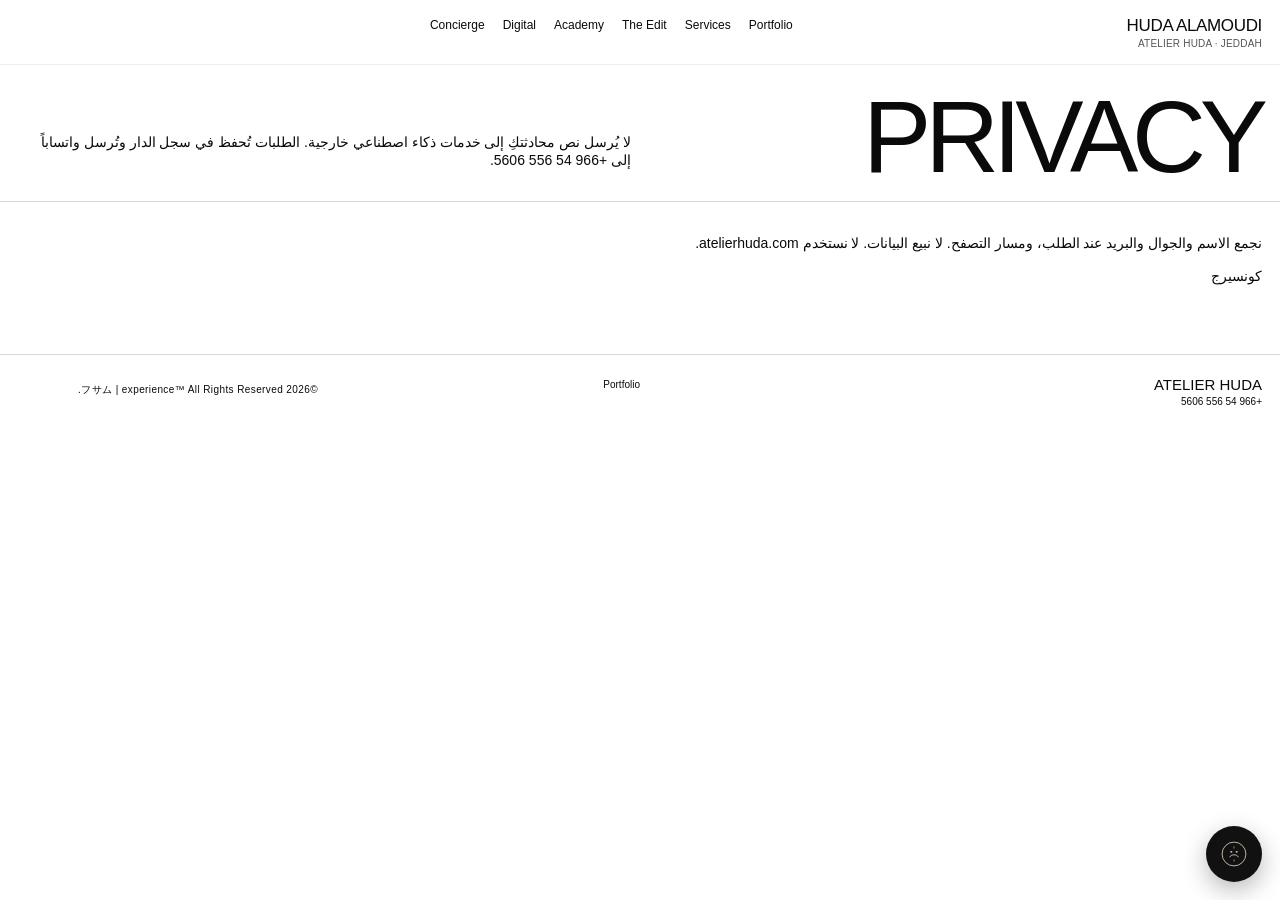
<file: privacy.html>
<!doctype html><html lang="ar" dir="rtl"><head>
<meta charset="utf-8"><meta name="viewport" content="width=device-width,initial-scale=1">
<title>الخصوصية — هدى العمودي</title>
<link rel="stylesheet" href="huda.atelier/assets/css/site.css">
<link rel="canonical" href="https://ex-experience.github.io/huda.atelier/privacy.html">
</head><body>
<header class="site-head"><a class="brand" href="index.html">HUDA ALAMOUDI<small>ATELIER HUDA · JEDDAH</small></a>
<nav class="main-nav"><a href="index.html">Portfolio</a><a href="services.html">Services</a><a href="shop.html">The Edit</a><a href="academy.html">Academy</a><a href="digital.html">Digital</a><a href="concierge.html">Concierge</a></nav>
<button class="menu-btn" type="button" data-nav>Menu</button></header>
<section class="page-title"><h1>PRIVACY</h1><div class="copy"><p>لا يُرسل نص محادثتكِ إلى خدمات ذكاء اصطناعي خارجية. الطلبات تُحفظ في سجل الدار وتُرسل واتساباً إلى +966 54 556 5606.</p></div></section>
<section class="list-section" style="padding:18px;max-width:720px">
<p>نجمع الاسم والجوال والبريد عند الطلب، ومسار التصفح. لا نبيع البيانات. لا نستخدم atelierhuda.com.</p>
<p><a href="concierge.html">كونسيرج</a></p>
</section>
<footer class="footer"><div><strong>ATELIER HUDA</strong><br>+966 54 556 5606</div><div><a href="index.html">Portfolio</a></div><div><div class="sign">©2026 フサム | experience™ All Rights Reserved.</div></div></footer>
<script src="huda.atelier/assets/js/supabase-config.js"></script>
<script src="huda.atelier/assets/js/site.js"></script>
</body></html>
</file>
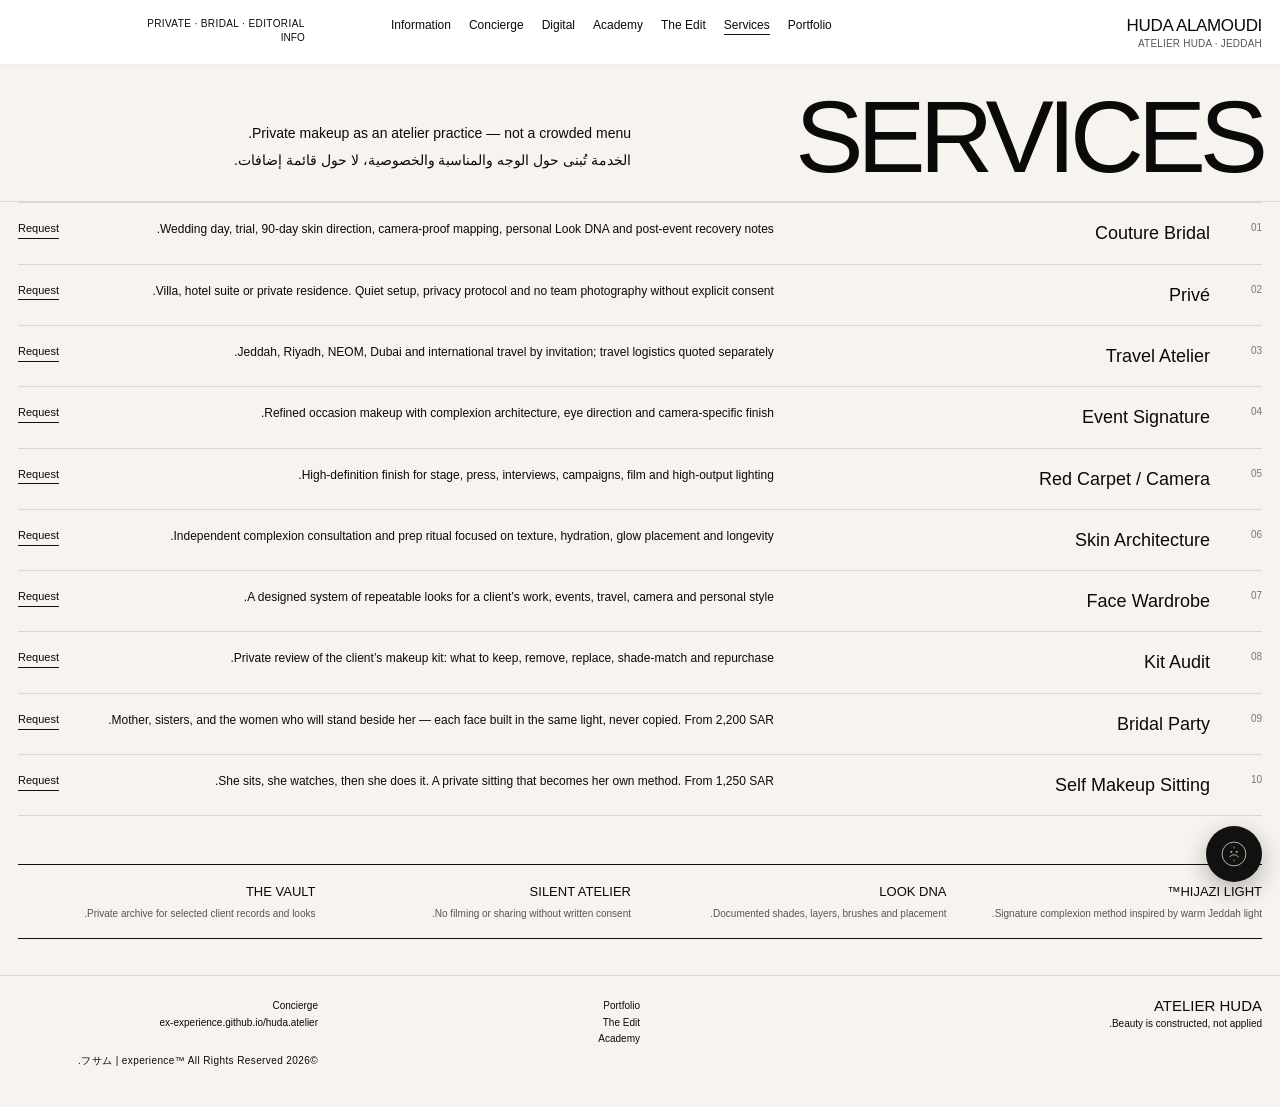
<file: services.html>
<!doctype html><html lang="ar" dir="rtl"><head><meta charset="utf-8"><meta name="viewport" content="width=device-width,initial-scale=1"><title>ATELIER HUDA — Services</title><link rel="stylesheet" href="huda.atelier/assets/css/site.css"></head><body class="page-services">
<header class="site-head"><a class="brand" href="index.html">HUDA ALAMOUDI<small>ATELIER HUDA · JEDDAH</small></a><nav class="main-nav"><a href="index.html">Portfolio</a><a class="active" href="services.html">Services</a><a href="shop.html">The Edit</a><a href="academy.html">Academy</a><a href="digital.html">Digital</a><a href="concierge.html">Concierge</a><a href="#" data-info>Information</a></nav><div class="head-meta">Private · Bridal · Editorial<br><button data-info>Info</button></div><button class="menu-btn" data-info>Menu</button></header>
<section class="page-title"><h1>SERVICES</h1><div class="copy"><p>Private makeup as an atelier practice — not a crowded menu.</p><p class="ar">الخدمة تُبنى حول الوجه والمناسبة والخصوصية، لا حول قائمة إضافات.</p></div></section>
<section class="list-section">
<div class="row-item"><span class="n">01</span><h2>Couture Bridal</h2><p>Wedding day, trial, 90-day skin direction, camera-proof mapping, personal Look DNA and post-event recovery notes.</p><a class="action" href="concierge.html">Request</a></div>
<div class="row-item"><span class="n">02</span><h2>Privé</h2><p>Villa, hotel suite or private residence. Quiet setup, privacy protocol and no team photography without explicit consent.</p><a class="action" href="concierge.html">Request</a></div>
<div class="row-item"><span class="n">03</span><h2>Travel Atelier</h2><p>Jeddah, Riyadh, NEOM, Dubai and international travel by invitation; travel logistics quoted separately.</p><a class="action" href="concierge.html">Request</a></div>
<div class="row-item"><span class="n">04</span><h2>Event Signature</h2><p>Refined occasion makeup with complexion architecture, eye direction and camera-specific finish.</p><a class="action" href="concierge.html">Request</a></div>
<div class="row-item"><span class="n">05</span><h2>Red Carpet / Camera</h2><p>High-definition finish for stage, press, interviews, campaigns, film and high-output lighting.</p><a class="action" href="concierge.html">Request</a></div>
<div class="row-item"><span class="n">06</span><h2>Skin Architecture</h2><p>Independent complexion consultation and prep ritual focused on texture, hydration, glow placement and longevity.</p><a class="action" href="concierge.html">Request</a></div>
<div class="row-item"><span class="n">07</span><h2>Face Wardrobe</h2><p>A designed system of repeatable looks for a client’s work, events, travel, camera and personal style.</p><a class="action" href="concierge.html">Request</a></div>
<div class="row-item"><span class="n">08</span><h2>Kit Audit</h2><p>Private review of the client’s makeup kit: what to keep, remove, replace, shade-match and repurchase.</p><a class="action" href="concierge.html">Request</a></div>

<div class="row-item"><span class="n">09</span><h2>Bridal Party</h2><p>Mother, sisters, and the women who will stand beside her — each face built in the same light, never copied. From 2,200 SAR.</p><a class="action" href="concierge.html">Request</a></div>
<div class="row-item"><span class="n">10</span><h2>Self Makeup Sitting</h2><p>She sits, she watches, then she does it. A private sitting that becomes her own method. From 1,250 SAR.</p><a class="action" href="concierge.html">Request</a></div>
</section>
<section class="feature-band"><article><h3>HIJAZI LIGHT™</h3><p>Signature complexion method inspired by warm Jeddah light.</p></article><article><h3>LOOK DNA</h3><p>Documented shades, layers, brushes and placement.</p></article><article><h3>SILENT ATELIER</h3><p>No filming or sharing without written consent.</p></article><article><h3>THE VAULT</h3><p>Private archive for selected client records and looks.</p></article></section>
<footer class="footer"><div><strong>ATELIER HUDA</strong><br>Beauty is constructed, not applied.</div><div><a href="index.html">Portfolio</a><a href="shop.html">The Edit</a><a href="academy.html">Academy</a></div><div><a href="concierge.html">Concierge</a><a href="https://ex-experience.github.io/huda.atelier/">ex-experience.github.io/huda.atelier</a><br><a href="https://github.com/ex-experience/huda.atelier">GitHub · huda.atelier</a><div class="sign">©2026 フサム | experience™ All Rights Reserved.</div></div></footer>
<div class="overlay"></div><aside class="drawer"><div class="drawer-head"><span>INFORMATION</span><button data-close-info>×</button></div><h2>Private<br>by design.</h2><div class="ar"><p>تبدأ كل خدمة بطلب كونسيرج يحدد المناسبة، المدينة، وقت الحضور، مستوى الخصوصية، السفر، والتصوير إن وجد.</p><p>الأسعار النهائية والباقات الخاصة تُؤكد بعد مراجعة الطلب.</p></div></aside><script src="huda.atelier/assets/js/supabase-config.js"></script>
<script src="huda.atelier/assets/js/site.js"></script></body></html>
</file>
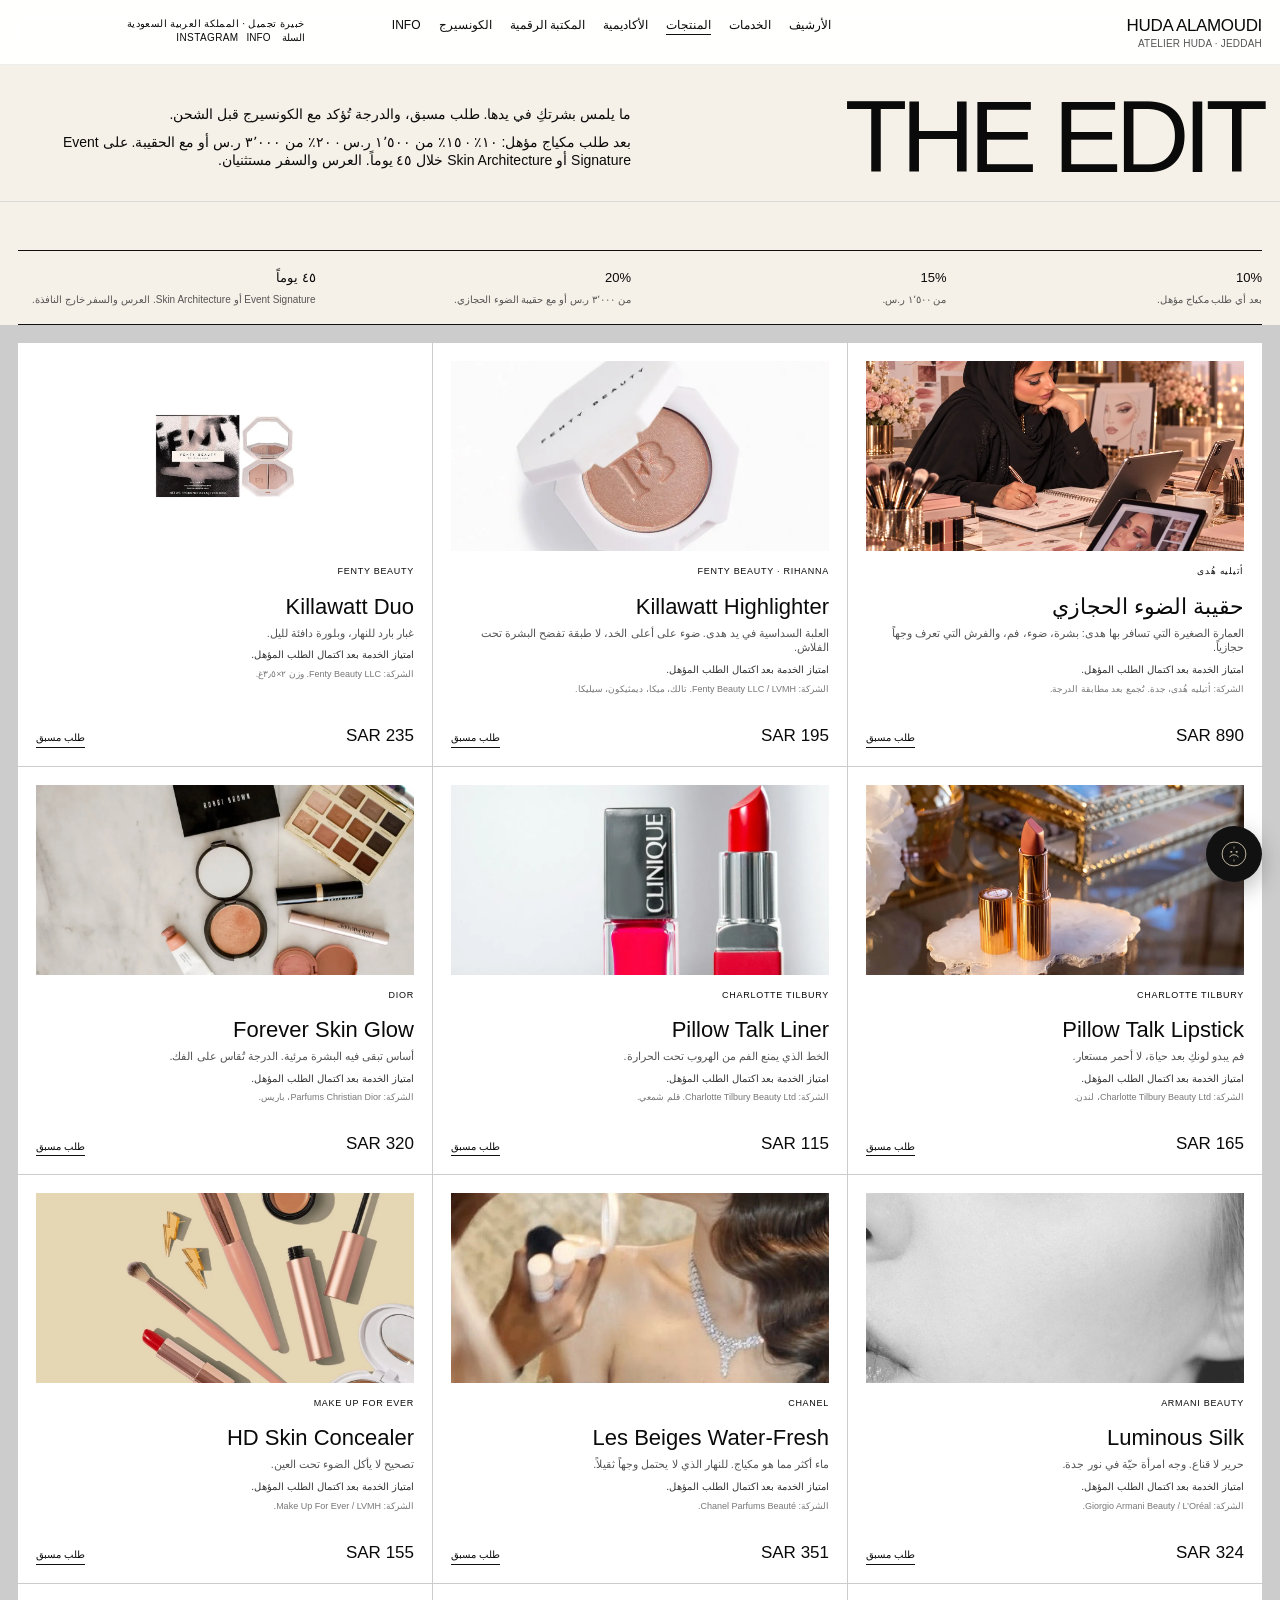
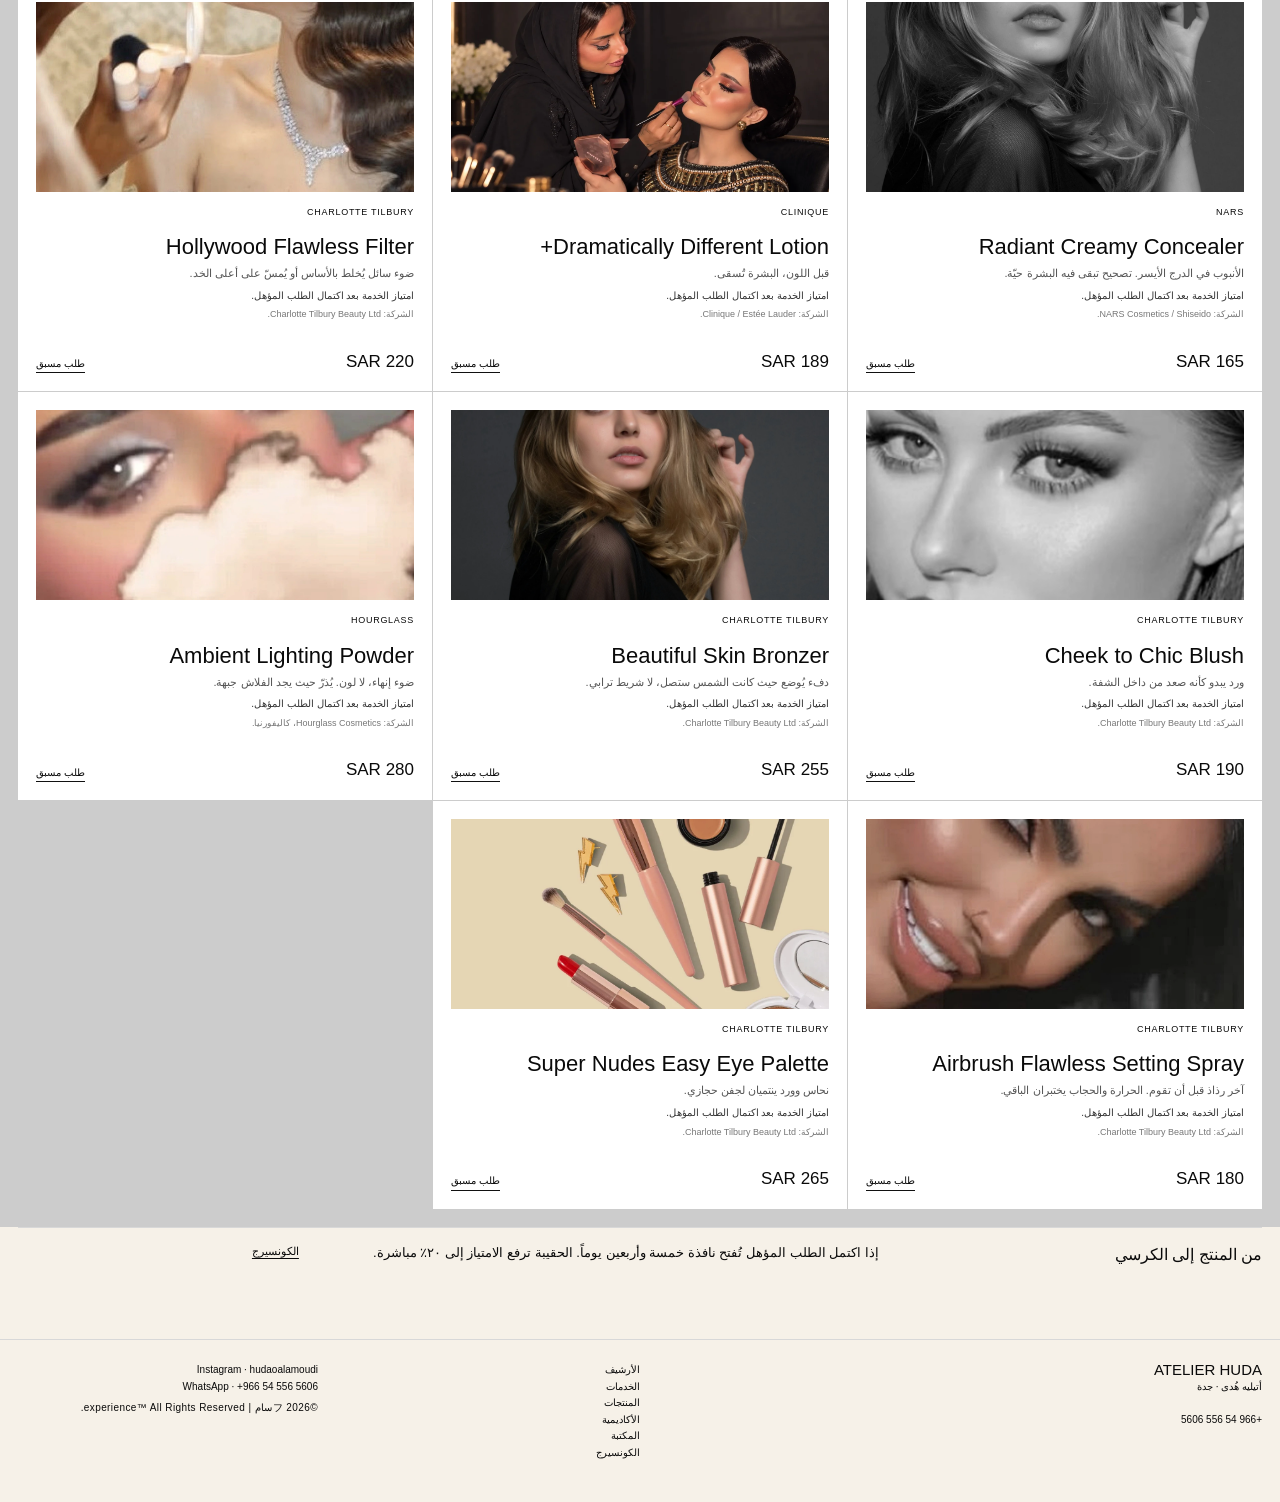
<file: shop.html>
<!doctype html><html lang="ar" dir="rtl"><head><meta charset="utf-8"><meta name="viewport" content="width=device-width,initial-scale=1"><meta name="theme-color" content="#f4efe8"><title>ATELIER HUDA — The Edit</title><meta name="description" content="أتيليه هُدى — هدى العمودي، صياغة الوجه في جدة."><link rel="stylesheet" href="huda.atelier/assets/css/site.css"></head><body class="page-shop">
<header class="site-head"><a class="brand" href="index.html">HUDA ALAMOUDI<small>ATELIER HUDA · JEDDAH</small></a><nav class="main-nav"><a href="index.html">الأرشيف</a><a href="services.html">الخدمات</a><a class="active" href="shop.html">المنتجات</a><a href="academy.html">الأكاديمية</a><a href="digital.html">المكتبة الرقمية</a><a href="concierge.html">الكونسيرج</a><a href="#" data-info>INFO</a></nav><div class="head-meta">خبيرة تجميل · المملكة العربية السعودية<br><button data-cart-open>السلة</button> <button data-info>INFO</button><a href="https://instagram.com/hudaoalamoudi" target="_blank" rel="noopener">Instagram</a></div><button class="menu-btn" data-info>Menu</button></header>

<section class="page-title"><h1>THE EDIT</h1><div class="copy"><p>ما يلمس بشرتكِ في يدها. طلب مسبق، والدرجة تُؤكد مع الكونسيرج قبل الشحن.</p><p class="ar">بعد طلب مكياج مؤهل: ١٠٪ · ١٥٪ من ١٬٥٠٠ ر.س · ٢٠٪ من ٣٬٠٠٠ ر.س أو مع الحقيبة. على Event Signature أو Skin Architecture خلال ٤٥ يوماً. العرس والسفر مستثنيان.</p></div></section>
<section class="feature-band"><article><h3>10%</h3><p>بعد أي طلب مكياج مؤهل.</p></article><article><h3>15%</h3><p>من ١٬٥٠٠ ر.س.</p></article><article><h3>20%</h3><p>من ٣٬٠٠٠ ر.س أو مع حقيبة الضوء الحجازي.</p></article><article><h3>٤٥ يوماً</h3><p>Event Signature أو Skin Architecture. العرس والسفر خارج النافذة.</p></article></section>
<section class="product-grid">
<article class="product" data-ritual="العمارة الصغيرة التي تسافر بها هدى: بشرة، ضوء، فم، والفرش التي تعرف وجهاً حجازياً."><img src="huda.atelier/assets/media/huda-atelier-04.webp" alt="حقيبة الضوء الحجازي"><span class="brandline">أتيليه هُدى</span><h3>حقيبة الضوء الحجازي</h3><p>العمارة الصغيرة التي تسافر بها هدى: بشرة، ضوء، فم، والفرش التي تعرف وجهاً حجازياً.</p><p class="why">امتياز الخدمة بعد اكتمال الطلب المؤهل.</p><p class="ing">الشركة: أتيليه هُدى، جدة. تُجمع بعد مطابقة الدرجة.</p><div class="bottom"><strong>890 SAR</strong><button data-add="atelier-kit" data-name="حقيبة الضوء الحجازي" data-brand="أتيليه هُدى" data-price="890">طلب مسبق</button></div></article><article class="product" data-ritual="العلبة السداسية في يد هدى. ضوء على أعلى الخد، لا طبقة تفضح البشرة تحت الفلاش."><img src="huda.atelier/assets/products/fenty-killawatt.webp" alt="Killawatt Highlighter"><span class="brandline">FENTY BEAUTY · RIHANNA</span><h3>Killawatt Highlighter</h3><p>العلبة السداسية في يد هدى. ضوء على أعلى الخد، لا طبقة تفضح البشرة تحت الفلاش.</p><p class="why">امتياز الخدمة بعد اكتمال الطلب المؤهل.</p><p class="ing">الشركة: Fenty Beauty LLC / LVMH. تالك، ميكا، ديمثيكون، سيليكا.</p><div class="bottom"><strong>195 SAR</strong><button data-add="fenty-kw" data-name="Killawatt Highlighter" data-brand="FENTY BEAUTY" data-price="195">طلب مسبق</button></div></article><article class="product" data-ritual="غبار بارد للنهار، وبلورة دافئة لليل."><img src="huda.atelier/assets/products/fenty-duo.webp" alt="Killawatt Duo"><span class="brandline">FENTY BEAUTY</span><h3>Killawatt Duo</h3><p>غبار بارد للنهار، وبلورة دافئة لليل.</p><p class="why">امتياز الخدمة بعد اكتمال الطلب المؤهل.</p><p class="ing">الشركة: Fenty Beauty LLC. وزن ٢×٣٫٥غ.</p><div class="bottom"><strong>235 SAR</strong><button data-add="fenty-duo" data-name="Killawatt Duo" data-brand="FENTY BEAUTY" data-price="235">طلب مسبق</button></div></article><article class="product" data-ritual="فم يبدو لونكِ بعد حياة، لا أحمر مستعار."><img src="huda.atelier/assets/products/ct-pillowtalk.webp" alt="Pillow Talk Lipstick"><span class="brandline">CHARLOTTE TILBURY</span><h3>Pillow Talk Lipstick</h3><p>فم يبدو لونكِ بعد حياة، لا أحمر مستعار.</p><p class="why">امتياز الخدمة بعد اكتمال الطلب المؤهل.</p><p class="ing">الشركة: Charlotte Tilbury Beauty Ltd، لندن.</p><div class="bottom"><strong>165 SAR</strong><button data-add="ct-pt" data-name="Pillow Talk Lipstick" data-brand="CHARLOTTE TILBURY" data-price="165">طلب مسبق</button></div></article><article class="product" data-ritual="الخط الذي يمنع الفم من الهروب تحت الحرارة."><img src="huda.atelier/assets/products/lipstick-generic.webp" alt="Pillow Talk Liner"><span class="brandline">CHARLOTTE TILBURY</span><h3>Pillow Talk Liner</h3><p>الخط الذي يمنع الفم من الهروب تحت الحرارة.</p><p class="why">امتياز الخدمة بعد اكتمال الطلب المؤهل.</p><p class="ing">الشركة: Charlotte Tilbury Beauty Ltd. قلم شمعي.</p><div class="bottom"><strong>115 SAR</strong><button data-add="ct-liner" data-name="Pillow Talk Liner" data-brand="CHARLOTTE TILBURY" data-price="115">طلب مسبق</button></div></article><article class="product" data-ritual="أساس تبقى فيه البشرة مرئية. الدرجة تُقاس على الفك."><img src="huda.atelier/assets/products/vanity-generic.webp" alt="Forever Skin Glow"><span class="brandline">DIOR</span><h3>Forever Skin Glow</h3><p>أساس تبقى فيه البشرة مرئية. الدرجة تُقاس على الفك.</p><p class="why">امتياز الخدمة بعد اكتمال الطلب المؤهل.</p><p class="ing">الشركة: Parfums Christian Dior، باريس.</p><div class="bottom"><strong>320 SAR</strong><button data-add="dior-glow" data-name="Forever Skin Glow" data-brand="DIOR" data-price="320">طلب مسبق</button></div></article><article class="product" data-ritual="حرير لا قناع. وجه امرأة حيّة في نور جدة."><img src="huda.atelier/assets/media/editorial-03.webp" alt="Luminous Silk"><span class="brandline">ARMANI BEAUTY</span><h3>Luminous Silk</h3><p>حرير لا قناع. وجه امرأة حيّة في نور جدة.</p><p class="why">امتياز الخدمة بعد اكتمال الطلب المؤهل.</p><p class="ing">الشركة: Giorgio Armani Beauty / L’Oréal.</p><div class="bottom"><strong>324 SAR</strong><button data-add="armani-silk" data-name="Luminous Silk" data-brand="ARMANI BEAUTY" data-price="324">طلب مسبق</button></div></article><article class="product" data-ritual="ماء أكثر مما هو مكياج. للنهار الذي لا يحتمل وجهاً ثقيلاً."><img src="huda.atelier/assets/media/editorial-12.webp" alt="Les Beiges Water-Fresh"><span class="brandline">CHANEL</span><h3>Les Beiges Water-Fresh</h3><p>ماء أكثر مما هو مكياج. للنهار الذي لا يحتمل وجهاً ثقيلاً.</p><p class="why">امتياز الخدمة بعد اكتمال الطلب المؤهل.</p><p class="ing">الشركة: Chanel Parfums Beauté.</p><div class="bottom"><strong>351 SAR</strong><button data-add="chanel-water" data-name="Les Beiges Water-Fresh" data-brand="CHANEL" data-price="351">طلب مسبق</button></div></article><article class="product" data-ritual="تصحيح لا يأكل الضوء تحت العين."><img src="huda.atelier/assets/products/palette-generic.webp" alt="HD Skin Concealer"><span class="brandline">MAKE UP FOR EVER</span><h3>HD Skin Concealer</h3><p>تصحيح لا يأكل الضوء تحت العين.</p><p class="why">امتياز الخدمة بعد اكتمال الطلب المؤهل.</p><p class="ing">الشركة: Make Up For Ever / LVMH.</p><div class="bottom"><strong>155 SAR</strong><button data-add="mufe-concealer" data-name="HD Skin Concealer" data-brand="MAKE UP FOR EVER" data-price="155">طلب مسبق</button></div></article><article class="product" data-ritual="الأنبوب في الدرج الأيسر. تصحيح تبقى فيه البشرة حيّة."><img src="huda.atelier/assets/media/editorial-09.webp" alt="Radiant Creamy Concealer"><span class="brandline">NARS</span><h3>Radiant Creamy Concealer</h3><p>الأنبوب في الدرج الأيسر. تصحيح تبقى فيه البشرة حيّة.</p><p class="why">امتياز الخدمة بعد اكتمال الطلب المؤهل.</p><p class="ing">الشركة: NARS Cosmetics / Shiseido.</p><div class="bottom"><strong>165 SAR</strong><button data-add="nars-rcc" data-name="Radiant Creamy Concealer" data-brand="NARS" data-price="165">طلب مسبق</button></div></article><article class="product" data-ritual="قبل اللون، البشرة تُسقى."><img src="huda.atelier/assets/media/huda-atelier-02.webp" alt="Dramatically Different Lotion+"><span class="brandline">CLINIQUE</span><h3>Dramatically Different Lotion+</h3><p>قبل اللون، البشرة تُسقى.</p><p class="why">امتياز الخدمة بعد اكتمال الطلب المؤهل.</p><p class="ing">الشركة: Clinique / Estée Lauder.</p><div class="bottom"><strong>189 SAR</strong><button data-add="clinique-ddml" data-name="Dramatically Different Lotion+" data-brand="CLINIQUE" data-price="189">طلب مسبق</button></div></article><article class="product" data-ritual="ضوء سائل يُخلط بالأساس أو يُمسّ على أعلى الخد."><img src="huda.atelier/assets/media/editorial-12.webp" alt="Hollywood Flawless Filter"><span class="brandline">CHARLOTTE TILBURY</span><h3>Hollywood Flawless Filter</h3><p>ضوء سائل يُخلط بالأساس أو يُمسّ على أعلى الخد.</p><p class="why">امتياز الخدمة بعد اكتمال الطلب المؤهل.</p><p class="ing">الشركة: Charlotte Tilbury Beauty Ltd.</p><div class="bottom"><strong>220 SAR</strong><button data-add="ct-filter" data-name="Hollywood Flawless Filter" data-brand="CHARLOTTE TILBURY" data-price="220">طلب مسبق</button></div></article><article class="product" data-ritual="ورد يبدو كأنه صعد من داخل الشفة."><img src="huda.atelier/assets/media/editorial-05.webp" alt="Cheek to Chic Blush"><span class="brandline">CHARLOTTE TILBURY</span><h3>Cheek to Chic Blush</h3><p>ورد يبدو كأنه صعد من داخل الشفة.</p><p class="why">امتياز الخدمة بعد اكتمال الطلب المؤهل.</p><p class="ing">الشركة: Charlotte Tilbury Beauty Ltd.</p><div class="bottom"><strong>190 SAR</strong><button data-add="ct-blush" data-name="Cheek to Chic Blush" data-brand="CHARLOTTE TILBURY" data-price="190">طلب مسبق</button></div></article><article class="product" data-ritual="دفء يُوضع حيث كانت الشمس ستصل، لا شريط ترابي."><img src="huda.atelier/assets/media/editorial-15.webp" alt="Beautiful Skin Bronzer"><span class="brandline">CHARLOTTE TILBURY</span><h3>Beautiful Skin Bronzer</h3><p>دفء يُوضع حيث كانت الشمس ستصل، لا شريط ترابي.</p><p class="why">امتياز الخدمة بعد اكتمال الطلب المؤهل.</p><p class="ing">الشركة: Charlotte Tilbury Beauty Ltd.</p><div class="bottom"><strong>255 SAR</strong><button data-add="ct-bronzer" data-name="Beautiful Skin Bronzer" data-brand="CHARLOTTE TILBURY" data-price="255">طلب مسبق</button></div></article><article class="product" data-ritual="ضوء إنهاء، لا لون. يُذرّ حيث يجد الفلاش جبهة."><img src="huda.atelier/assets/media/editorial-07.webp" alt="Ambient Lighting Powder"><span class="brandline">HOURGLASS</span><h3>Ambient Lighting Powder</h3><p>ضوء إنهاء، لا لون. يُذرّ حيث يجد الفلاش جبهة.</p><p class="why">امتياز الخدمة بعد اكتمال الطلب المؤهل.</p><p class="ing">الشركة: Hourglass Cosmetics، كاليفورنيا.</p><div class="bottom"><strong>280 SAR</strong><button data-add="hourglass-ambient" data-name="Ambient Lighting Powder" data-brand="HOURGLASS" data-price="280">طلب مسبق</button></div></article><article class="product" data-ritual="آخر رذاذ قبل أن تقوم. الحرارة والحجاب يختبران الباقي."><img src="huda.atelier/assets/media/editorial-14.webp" alt="Airbrush Flawless Setting Spray"><span class="brandline">CHARLOTTE TILBURY</span><h3>Airbrush Flawless Setting Spray</h3><p>آخر رذاذ قبل أن تقوم. الحرارة والحجاب يختبران الباقي.</p><p class="why">امتياز الخدمة بعد اكتمال الطلب المؤهل.</p><p class="ing">الشركة: Charlotte Tilbury Beauty Ltd.</p><div class="bottom"><strong>180 SAR</strong><button data-add="ct-spray" data-name="Airbrush Flawless Setting Spray" data-brand="CHARLOTTE TILBURY" data-price="180">طلب مسبق</button></div></article><article class="product" data-ritual="نحاس وورد ينتميان لجفن حجازي."><img src="huda.atelier/assets/products/palette-generic.webp" alt="Super Nudes Easy Eye Palette"><span class="brandline">CHARLOTTE TILBURY</span><h3>Super Nudes Easy Eye Palette</h3><p>نحاس وورد ينتميان لجفن حجازي.</p><p class="why">امتياز الخدمة بعد اكتمال الطلب المؤهل.</p><p class="ing">الشركة: Charlotte Tilbury Beauty Ltd.</p><div class="bottom"><strong>265 SAR</strong><button data-add="ct-palette" data-name="Super Nudes Easy Eye Palette" data-brand="CHARLOTTE TILBURY" data-price="265">طلب مسبق</button></div></article>
</section>
<section class="index-line"><h2>من المنتج إلى الكرسي</h2><p>إذا اكتمل الطلب المؤهل تُفتح نافذة خمسة وأربعين يوماً. الحقيبة ترفع الامتياز إلى ٢٠٪ مباشرة.</p><a href="concierge.html">الكونسيرج</a></section>

<footer class="footer"><div><strong>ATELIER HUDA</strong><br>أتيليه هُدى · جدة<br><a href="mailto:concierge@atelierhuda.com">concierge@atelierhuda.com</a><br><a href="tel:+966545565606">+966 54 556 5606</a></div><div><a href="index.html">الأرشيف</a><a href="services.html">الخدمات</a><a href="shop.html">المنتجات</a><a href="academy.html">الأكاديمية</a><a href="digital.html">المكتبة</a><a href="concierge.html">الكونسيرج</a></div><div><a href="https://instagram.com/hudaoalamoudi" target="_blank" rel="noopener">Instagram · hudaoalamoudi</a><a href="https://wa.me/966545565606">WhatsApp · +966 54 556 5606</a><div class="sign">©2026 フسام | experience™ All Rights Reserved.</div></div></footer>
<div class="overlay"></div>
<aside class="drawer"><div class="drawer-head"><span>INFORMATION</span><button data-close-info>×</button></div><h2>الجمال يُبنى.</h2><div class="ar"><p><strong>ATELIER HUDA · أتيليه هُدى</strong></p><p>دار خاصة لصياغة الوجه في جدة. ليست صالوناً وموعداً على ساعة. هدى تبني بشرتكِ وملامحكِ كما يُبنى عمل تحريري: بهدوء، بدرجة محفوظة، وبإذنكِ قبل أي صورة.</p><h3>توقيعات الدار</h3><ul><li>Hijazi Light™ — بناء البشرة كضوء جدة ساعة المغيب.</li><li>90-Day Bridal Protocol — تحضير العروس قبل يوم الزفاف.</li><li>Look DNA — حفظ درجات وتقنيات وطبقات كل إطلالة.</li><li>Silent Atelier — خصوصية، لا تصوير بلا موافقة.</li><li>The Vault — أرشيف خاص للعملاء.</li><li>The Circle — أولوية ومزايا بعد الشراء من The Edit.</li></ul><h3>اتصال</h3><p>concierge@atelierhuda.com<br>+966 54 556 5606</p></div></aside>
<aside class="cart"><div class="cart-head"><h2>السلة</h2><button data-cart-close>×</button></div><div class="cart-items"></div><div class="cart-total"><span>المجموع المرجعي</span><strong>0 SAR</strong></div><p class="tiny cart-priv"></p><p class="tiny">يُرسل إلى واتساب. لا يُسحب مبلغ من الصفحة. بعد طلب مكياج مؤهل: ١٠٪ · ١٥٪ من ١٬٥٠٠ · ٢٠٪ من ٣٬٠٠٠ أو الحقيبة.</p><button class="cart-checkout" data-checkout>طلب مسبق</button></aside>
<script src="huda.atelier/assets/js/supabase-config.js"></script>
<script src="huda.atelier/assets/js/site.js"></script></body></html>
</file>
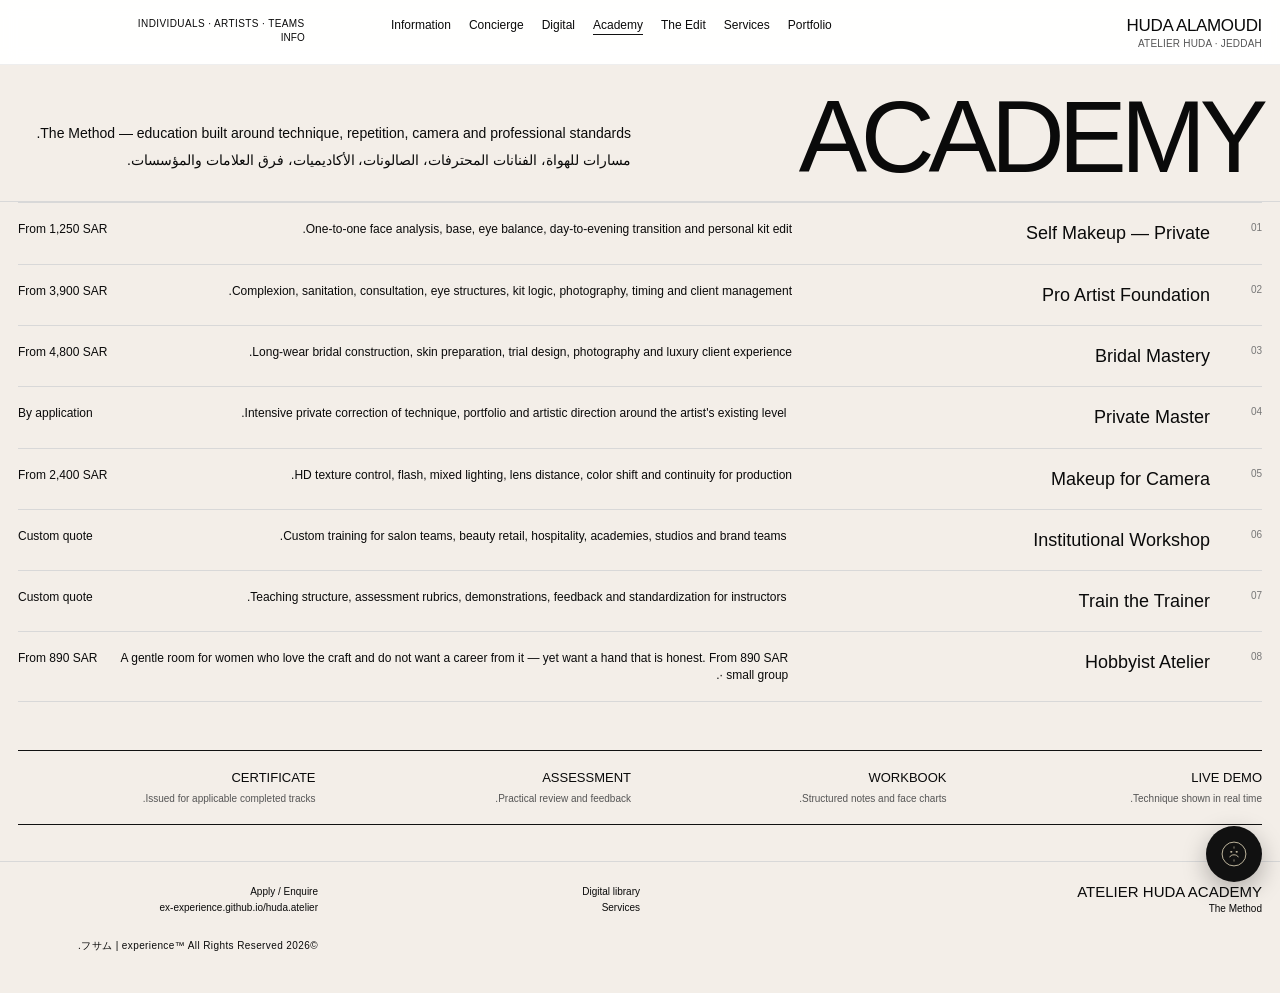
<file: huda.atelier/academy.html>
<!doctype html><html lang="ar" dir="rtl"><head><meta charset="utf-8"><meta name="viewport" content="width=device-width,initial-scale=1"><title>ATELIER HUDA — Academy</title><link rel="stylesheet" href="assets/css/site.css"></head><body class="page-academy">
<header class="site-head"><a class="brand" href="index.html">HUDA ALAMOUDI<small>ATELIER HUDA · JEDDAH</small></a><nav class="main-nav"><a href="index.html">Portfolio</a><a href="services.html">Services</a><a href="shop.html">The Edit</a><a class="active" href="academy.html">Academy</a><a href="digital.html">Digital</a><a href="concierge.html">Concierge</a><a href="#" data-info>Information</a></nav><div class="head-meta">Individuals · Artists · Teams<br><button data-info>Info</button></div><button class="menu-btn" data-info>Menu</button></header>
<section class="page-title"><h1>ACADEMY</h1><div class="copy"><p>The Method — education built around technique, repetition, camera and professional standards.</p><p class="ar">مسارات للهواة، الفنانات المحترفات، الصالونات، الأكاديميات، فرق العلامات والمؤسسات.</p></div></section>
<section class="list-section">
<div class="row-item"><span class="n">01</span><h2>Self Makeup — Private</h2><p>One-to-one face analysis, base, eye balance, day-to-evening transition and personal kit edit.</p><span class="price">From 1,250 SAR</span></div>
<div class="row-item"><span class="n">02</span><h2>Pro Artist Foundation</h2><p>Complexion, sanitation, consultation, eye structures, kit logic, photography, timing and client management.</p><span class="price">From 3,900 SAR</span></div>
<div class="row-item"><span class="n">03</span><h2>Bridal Mastery</h2><p>Long-wear bridal construction, skin preparation, trial design, photography and luxury client experience.</p><span class="price">From 4,800 SAR</span></div>
<div class="row-item"><span class="n">04</span><h2>Private Master</h2><p>Intensive private correction of technique, portfolio and artistic direction around the artist's existing level.</p><span class="price">By application</span></div>
<div class="row-item"><span class="n">05</span><h2>Makeup for Camera</h2><p>HD texture control, flash, mixed lighting, lens distance, color shift and continuity for production.</p><span class="price">From 2,400 SAR</span></div>
<div class="row-item"><span class="n">06</span><h2>Institutional Workshop</h2><p>Custom training for salon teams, beauty retail, hospitality, academies, studios and brand teams.</p><span class="price">Custom quote</span></div>
<div class="row-item"><span class="n">07</span><h2>Train the Trainer</h2><p>Teaching structure, assessment rubrics, demonstrations, feedback and standardization for instructors.</p><span class="price">Custom quote</span></div>

<div class="row-item"><span class="n">08</span><h2>Hobbyist Atelier</h2><p>A gentle room for women who love the craft and do not want a career from it — yet want a hand that is honest. From 890 SAR · small group.</p><span class="price">From 890 SAR</span></div>
</section>
<section class="feature-band"><article><h3>LIVE DEMO</h3><p>Technique shown in real time.</p></article><article><h3>WORKBOOK</h3><p>Structured notes and face charts.</p></article><article><h3>ASSESSMENT</h3><p>Practical review and feedback.</p></article><article><h3>CERTIFICATE</h3><p>Issued for applicable completed tracks.</p></article></section>
<footer class="footer"><div><strong>ATELIER HUDA ACADEMY</strong><br>The Method</div><div><a href="digital.html">Digital library</a><a href="services.html">Services</a></div><div><a href="concierge.html">Apply / Enquire</a><a href="https://ex-experience.github.io/huda.atelier/">ex-experience.github.io/huda.atelier</a><br><a href="https://github.com/ex-experience/huda.atelier">GitHub · huda.atelier</a><div class="sign">©2026 フサム | experience™ All Rights Reserved.</div></div></footer>
<div class="overlay"></div><aside class="drawer"><div class="drawer-head"><span>ACADEMY / INFO</span><button data-close-info>×</button></div><h2>Learn the<br>method.</h2><div class="ar"><p>يمكن تخصيص التدريب للأفراد أو المجموعات أو المؤسسات، وبالعربية أو الإنجليزية حسب البرنامج.</p><p>الأسعار المعروضة نقطة بدء مقترحة وتُثبت عند اعتماد الجدول والمحتوى.</p></div></aside><script src="assets/js/supabase-config.js"></script>
<script src="assets/js/site.js"></script></body></html>
</file>
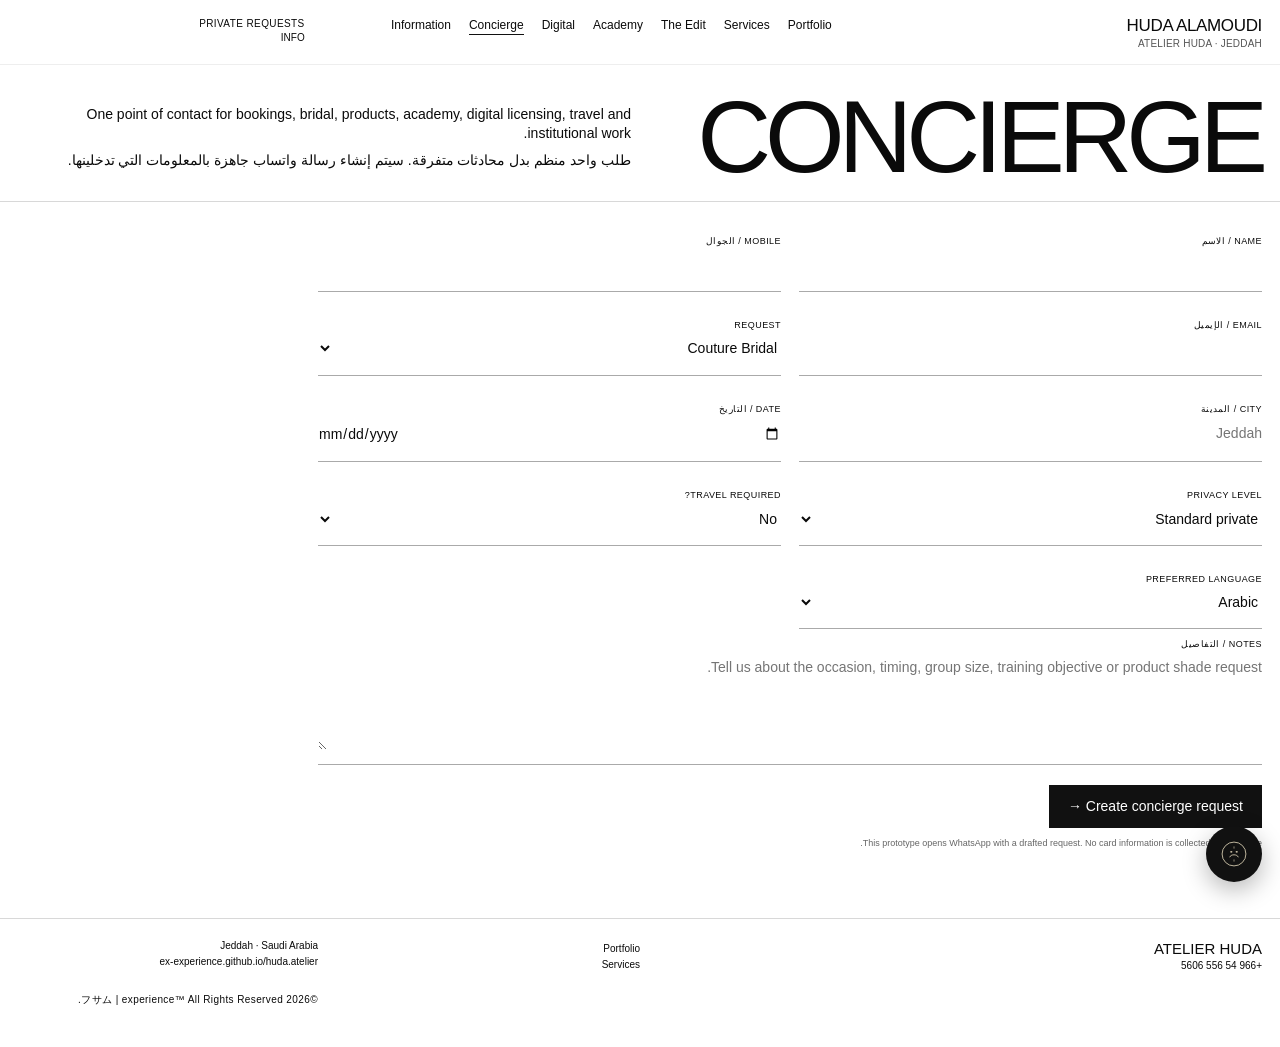
<file: huda.atelier/concierge.html>
<!doctype html><html lang="ar" dir="rtl"><head><meta charset="utf-8"><meta name="viewport" content="width=device-width,initial-scale=1"><title>ATELIER HUDA — Concierge</title><link rel="stylesheet" href="assets/css/site.css"></head><body class="page-concierge">
<header class="site-head"><a class="brand" href="index.html">HUDA ALAMOUDI<small>ATELIER HUDA · JEDDAH</small></a><nav class="main-nav"><a href="index.html">Portfolio</a><a href="services.html">Services</a><a href="shop.html">The Edit</a><a href="academy.html">Academy</a><a href="digital.html">Digital</a><a class="active" href="concierge.html">Concierge</a><a href="#" data-info>Information</a></nav><div class="head-meta">Private Requests<br><button data-info>Info</button></div><button class="menu-btn" data-info>Menu</button></header>
<section class="page-title"><h1>CONCIERGE</h1><div class="copy"><p>One point of contact for bookings, bridal, products, academy, digital licensing, travel and institutional work.</p><p class="ar">طلب واحد منظم بدل محادثات متفرقة. سيتم إنشاء رسالة واتساب جاهزة بالمعلومات التي تدخلينها.</p></div></section>
<form class="form" data-concierge-form><div class="form-grid">
<div class="field"><label>Name / الاسم</label><input name="Name" required></div><div class="field"><label>Mobile / الجوال</label><input name="Mobile" required></div>
<div class="field"><label>Email / الإيميل</label><input name="Email" type="email"></div>
<div class="field"><label>Request</label><select name="Request"><option>Couture Bridal</option><option>Event Signature</option><option>Privé</option><option>Travel Atelier</option><option>Red Carpet / Camera</option><option>Skin Architecture</option><option>Hijazi Light Kit</option><option>The Edit product</option><option>Academy — individual</option><option>Academy — institution</option><option>Digital / Licensing</option><option>Collaboration</option></select></div>
<div class="field"><label>City / المدينة</label><input name="City" placeholder="Jeddah"></div>
<div class="field"><label>Date / التاريخ</label><input type="date" name="Date"></div><div class="field"><label>Privacy level</label><select name="Privacy"><option>Standard private</option><option>Silent atelier — no photography</option><option>No photography</option><option>Strict confidentiality</option></select></div>
<div class="field"><label>Travel required?</label><select name="Travel"><option>No</option><option>Yes — KSA</option><option>Yes — GCC</option><option>Yes — International</option></select></div><div class="field"><label>Preferred language</label><select name="Language"><option>Arabic</option><option>English</option></select></div>
</div><div class="field"><label>Notes / التفاصيل</label><textarea name="Notes" placeholder="Tell us about the occasion, timing, group size, training objective or product shade request."></textarea></div><button class="submit" type="submit">Create concierge request →</button><p class="tiny">This prototype opens WhatsApp with a drafted request. No card information is collected on this page.</p></form>
<footer class="footer"><div><strong>ATELIER HUDA</strong><br>+966 54 556 5606</div><div><a href="index.html">Portfolio</a><a href="services.html">Services</a></div><div>Jeddah · Saudi Arabia<br><a href="https://ex-experience.github.io/huda.atelier/">ex-experience.github.io/huda.atelier</a><br><a href="https://github.com/ex-experience/huda.atelier">GitHub · huda.atelier</a><div class="sign">©2026 フサム | experience™ All Rights Reserved.</div></div></footer>
<div class="overlay"></div><aside class="drawer"><div class="drawer-head"><span>CONCIERGE / INFO</span><button data-close-info>×</button></div><h2>Quiet,<br>structured.</h2><div class="ar"><p>يتم تأكيد الموعد أو التدريب أو الطلب بعد مراجعة التوفر والتفاصيل. لا يعد إرسال النموذج حجزاً نهائياً.</p></div></aside><script src="assets/js/supabase-config.js"></script>
<script src="assets/js/site.js"></script></body></html>
</file>
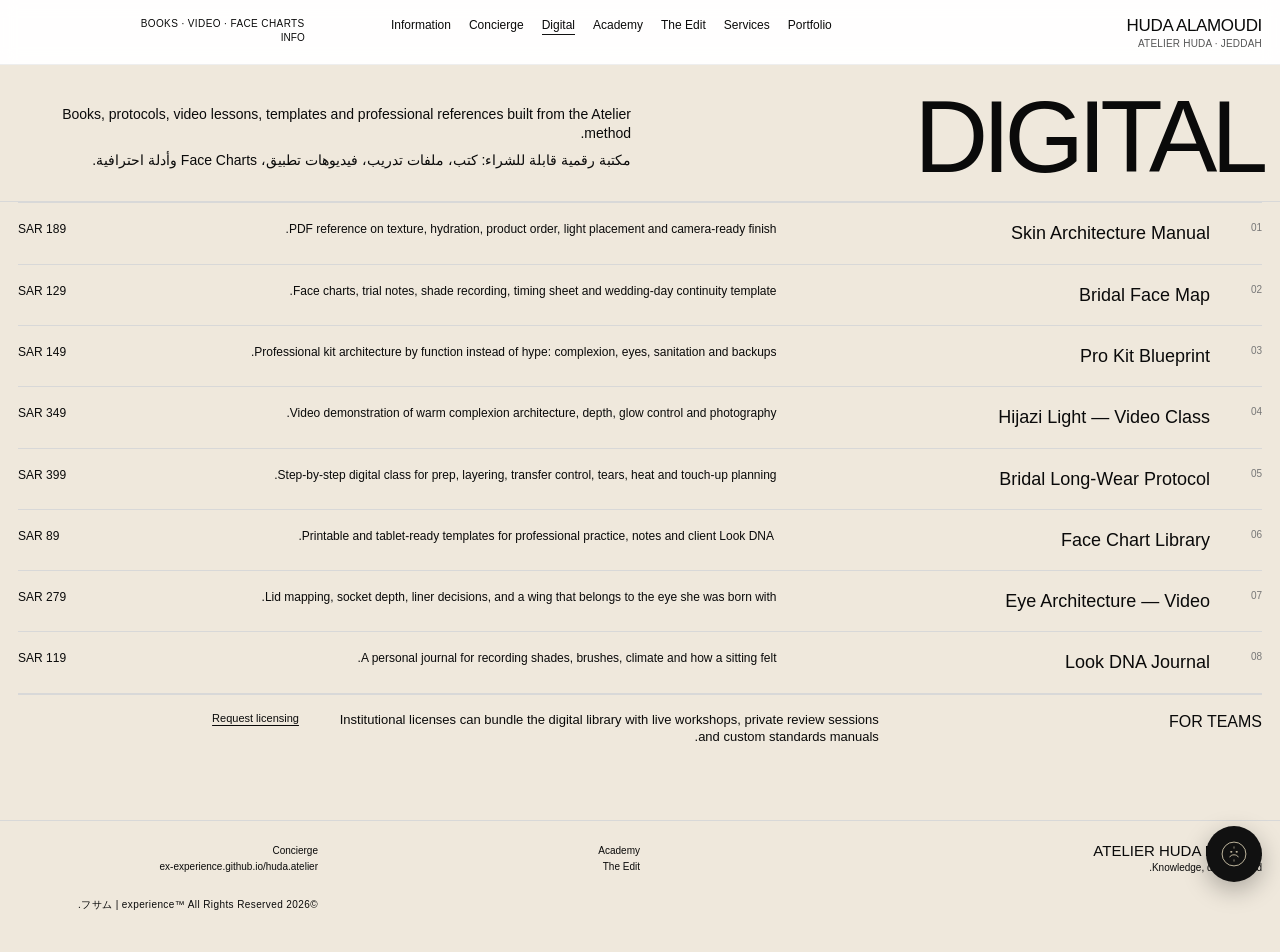
<file: huda.atelier/digital.html>
<!doctype html><html lang="ar" dir="rtl"><head><meta charset="utf-8"><meta name="viewport" content="width=device-width,initial-scale=1"><title>ATELIER HUDA — Digital</title><link rel="stylesheet" href="assets/css/site.css"></head><body class="page-digital">
<header class="site-head"><a class="brand" href="index.html">HUDA ALAMOUDI<small>ATELIER HUDA · JEDDAH</small></a><nav class="main-nav"><a href="index.html">Portfolio</a><a href="services.html">Services</a><a href="shop.html">The Edit</a><a href="academy.html">Academy</a><a class="active" href="digital.html">Digital</a><a href="concierge.html">Concierge</a><a href="#" data-info>Information</a></nav><div class="head-meta">Books · Video · Face Charts<br><button data-info>Info</button></div><button class="menu-btn" data-info>Menu</button></header>
<section class="page-title"><h1>DIGITAL</h1><div class="copy"><p>Books, protocols, video lessons, templates and professional references built from the Atelier method.</p><p class="ar">مكتبة رقمية قابلة للشراء: كتب، ملفات تدريب، فيديوهات تطبيق، Face Charts وأدلة احترافية.</p></div></section>
<section class="list-section">
<div class="row-item"><span class="n">01</span><h2>Skin Architecture Manual</h2><p>PDF reference on texture, hydration, product order, light placement and camera-ready finish.</p><span class="price">189 SAR</span></div>
<div class="row-item"><span class="n">02</span><h2>Bridal Face Map</h2><p>Face charts, trial notes, shade recording, timing sheet and wedding-day continuity template.</p><span class="price">129 SAR</span></div>
<div class="row-item"><span class="n">03</span><h2>Pro Kit Blueprint</h2><p>Professional kit architecture by function instead of hype: complexion, eyes, sanitation and backups.</p><span class="price">149 SAR</span></div>
<div class="row-item"><span class="n">04</span><h2>Hijazi Light — Video Class</h2><p>Video demonstration of warm complexion architecture, depth, glow control and photography.</p><span class="price">349 SAR</span></div>
<div class="row-item"><span class="n">05</span><h2>Bridal Long-Wear Protocol</h2><p>Step-by-step digital class for prep, layering, transfer control, tears, heat and touch-up planning.</p><span class="price">399 SAR</span></div>
<div class="row-item"><span class="n">06</span><h2>Face Chart Library</h2><p>Printable and tablet-ready templates for professional practice, notes and client Look DNA.</p><span class="price">89 SAR</span></div>

<div class="row-item"><span class="n">07</span><h2>Eye Architecture — Video</h2><p>Lid mapping, socket depth, liner decisions, and a wing that belongs to the eye she was born with.</p><span class="price">279 SAR</span></div>
<div class="row-item"><span class="n">08</span><h2>Look DNA Journal</h2><p>A personal journal for recording shades, brushes, climate and how a sitting felt.</p><span class="price">119 SAR</span></div>
</section>
<section class="index-line"><h2>FOR TEAMS</h2><p>Institutional licenses can bundle the digital library with live workshops, private review sessions and custom standards manuals.</p><a href="concierge.html">Request licensing</a></section>
<footer class="footer"><div><strong>ATELIER HUDA DIGITAL</strong><br>Knowledge, documented.</div><div><a href="academy.html">Academy</a><a href="shop.html">The Edit</a></div><div><a href="concierge.html">Concierge</a><a href="https://ex-experience.github.io/huda.atelier/">ex-experience.github.io/huda.atelier</a><br><a href="https://github.com/ex-experience/huda.atelier">GitHub · huda.atelier</a><div class="sign">©2026 フサム | experience™ All Rights Reserved.</div></div></footer>
<div class="overlay"></div><aside class="drawer"><div class="drawer-head"><span>DIGITAL / INFO</span><button data-close-info>×</button></div><h2>Practice,<br>documented.</h2><div class="ar"><p>النسخة الحالية تعرض بنية المكتبة والأسعار المقترحة. نظام الحسابات والدفع والوصول المحمي للفيديو يحتاج Backend عند الإطلاق التجاري.</p></div></aside><script src="assets/js/supabase-config.js"></script>
<script src="assets/js/site.js"></script></body></html>
</file>
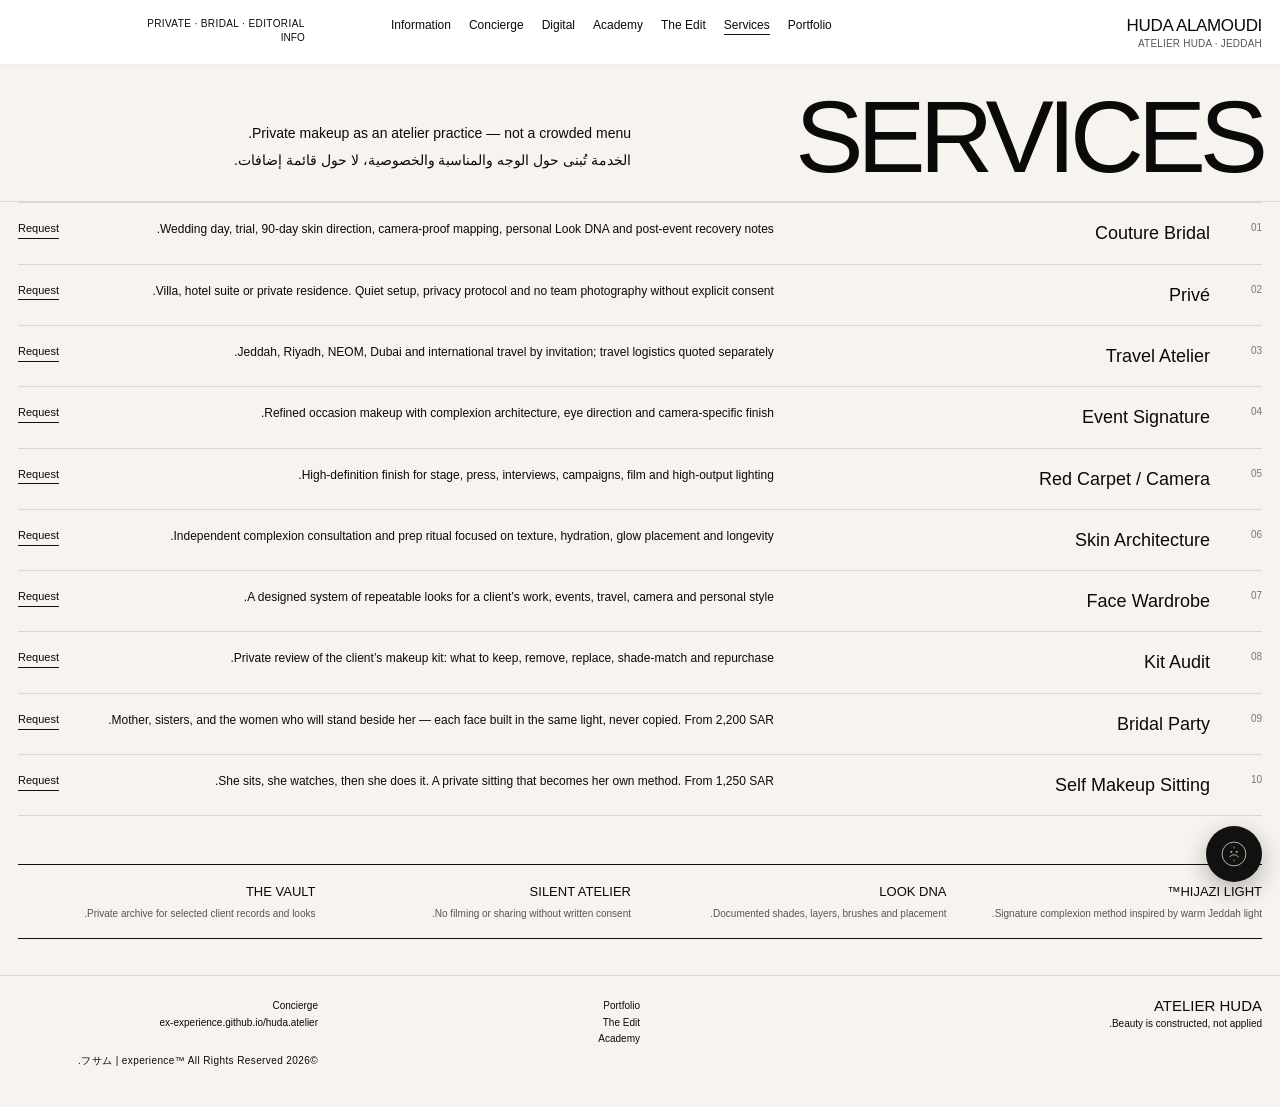
<file: huda.atelier/services.html>
<!doctype html><html lang="ar" dir="rtl"><head><meta charset="utf-8"><meta name="viewport" content="width=device-width,initial-scale=1"><title>ATELIER HUDA — Services</title><link rel="stylesheet" href="assets/css/site.css"></head><body class="page-services">
<header class="site-head"><a class="brand" href="index.html">HUDA ALAMOUDI<small>ATELIER HUDA · JEDDAH</small></a><nav class="main-nav"><a href="index.html">Portfolio</a><a class="active" href="services.html">Services</a><a href="shop.html">The Edit</a><a href="academy.html">Academy</a><a href="digital.html">Digital</a><a href="concierge.html">Concierge</a><a href="#" data-info>Information</a></nav><div class="head-meta">Private · Bridal · Editorial<br><button data-info>Info</button></div><button class="menu-btn" data-info>Menu</button></header>
<section class="page-title"><h1>SERVICES</h1><div class="copy"><p>Private makeup as an atelier practice — not a crowded menu.</p><p class="ar">الخدمة تُبنى حول الوجه والمناسبة والخصوصية، لا حول قائمة إضافات.</p></div></section>
<section class="list-section">
<div class="row-item"><span class="n">01</span><h2>Couture Bridal</h2><p>Wedding day, trial, 90-day skin direction, camera-proof mapping, personal Look DNA and post-event recovery notes.</p><a class="action" href="concierge.html">Request</a></div>
<div class="row-item"><span class="n">02</span><h2>Privé</h2><p>Villa, hotel suite or private residence. Quiet setup, privacy protocol and no team photography without explicit consent.</p><a class="action" href="concierge.html">Request</a></div>
<div class="row-item"><span class="n">03</span><h2>Travel Atelier</h2><p>Jeddah, Riyadh, NEOM, Dubai and international travel by invitation; travel logistics quoted separately.</p><a class="action" href="concierge.html">Request</a></div>
<div class="row-item"><span class="n">04</span><h2>Event Signature</h2><p>Refined occasion makeup with complexion architecture, eye direction and camera-specific finish.</p><a class="action" href="concierge.html">Request</a></div>
<div class="row-item"><span class="n">05</span><h2>Red Carpet / Camera</h2><p>High-definition finish for stage, press, interviews, campaigns, film and high-output lighting.</p><a class="action" href="concierge.html">Request</a></div>
<div class="row-item"><span class="n">06</span><h2>Skin Architecture</h2><p>Independent complexion consultation and prep ritual focused on texture, hydration, glow placement and longevity.</p><a class="action" href="concierge.html">Request</a></div>
<div class="row-item"><span class="n">07</span><h2>Face Wardrobe</h2><p>A designed system of repeatable looks for a client’s work, events, travel, camera and personal style.</p><a class="action" href="concierge.html">Request</a></div>
<div class="row-item"><span class="n">08</span><h2>Kit Audit</h2><p>Private review of the client’s makeup kit: what to keep, remove, replace, shade-match and repurchase.</p><a class="action" href="concierge.html">Request</a></div>

<div class="row-item"><span class="n">09</span><h2>Bridal Party</h2><p>Mother, sisters, and the women who will stand beside her — each face built in the same light, never copied. From 2,200 SAR.</p><a class="action" href="concierge.html">Request</a></div>
<div class="row-item"><span class="n">10</span><h2>Self Makeup Sitting</h2><p>She sits, she watches, then she does it. A private sitting that becomes her own method. From 1,250 SAR.</p><a class="action" href="concierge.html">Request</a></div>
</section>
<section class="feature-band"><article><h3>HIJAZI LIGHT™</h3><p>Signature complexion method inspired by warm Jeddah light.</p></article><article><h3>LOOK DNA</h3><p>Documented shades, layers, brushes and placement.</p></article><article><h3>SILENT ATELIER</h3><p>No filming or sharing without written consent.</p></article><article><h3>THE VAULT</h3><p>Private archive for selected client records and looks.</p></article></section>
<footer class="footer"><div><strong>ATELIER HUDA</strong><br>Beauty is constructed, not applied.</div><div><a href="index.html">Portfolio</a><a href="shop.html">The Edit</a><a href="academy.html">Academy</a></div><div><a href="concierge.html">Concierge</a><a href="https://ex-experience.github.io/huda.atelier/">ex-experience.github.io/huda.atelier</a><br><a href="https://github.com/ex-experience/huda.atelier">GitHub · huda.atelier</a><div class="sign">©2026 フサム | experience™ All Rights Reserved.</div></div></footer>
<div class="overlay"></div><aside class="drawer"><div class="drawer-head"><span>INFORMATION</span><button data-close-info>×</button></div><h2>Private<br>by design.</h2><div class="ar"><p>تبدأ كل خدمة بطلب كونسيرج يحدد المناسبة، المدينة، وقت الحضور، مستوى الخصوصية، السفر، والتصوير إن وجد.</p><p>الأسعار النهائية والباقات الخاصة تُؤكد بعد مراجعة الطلب.</p></div></aside><script src="assets/js/supabase-config.js"></script>
<script src="assets/js/site.js"></script></body></html>
</file>
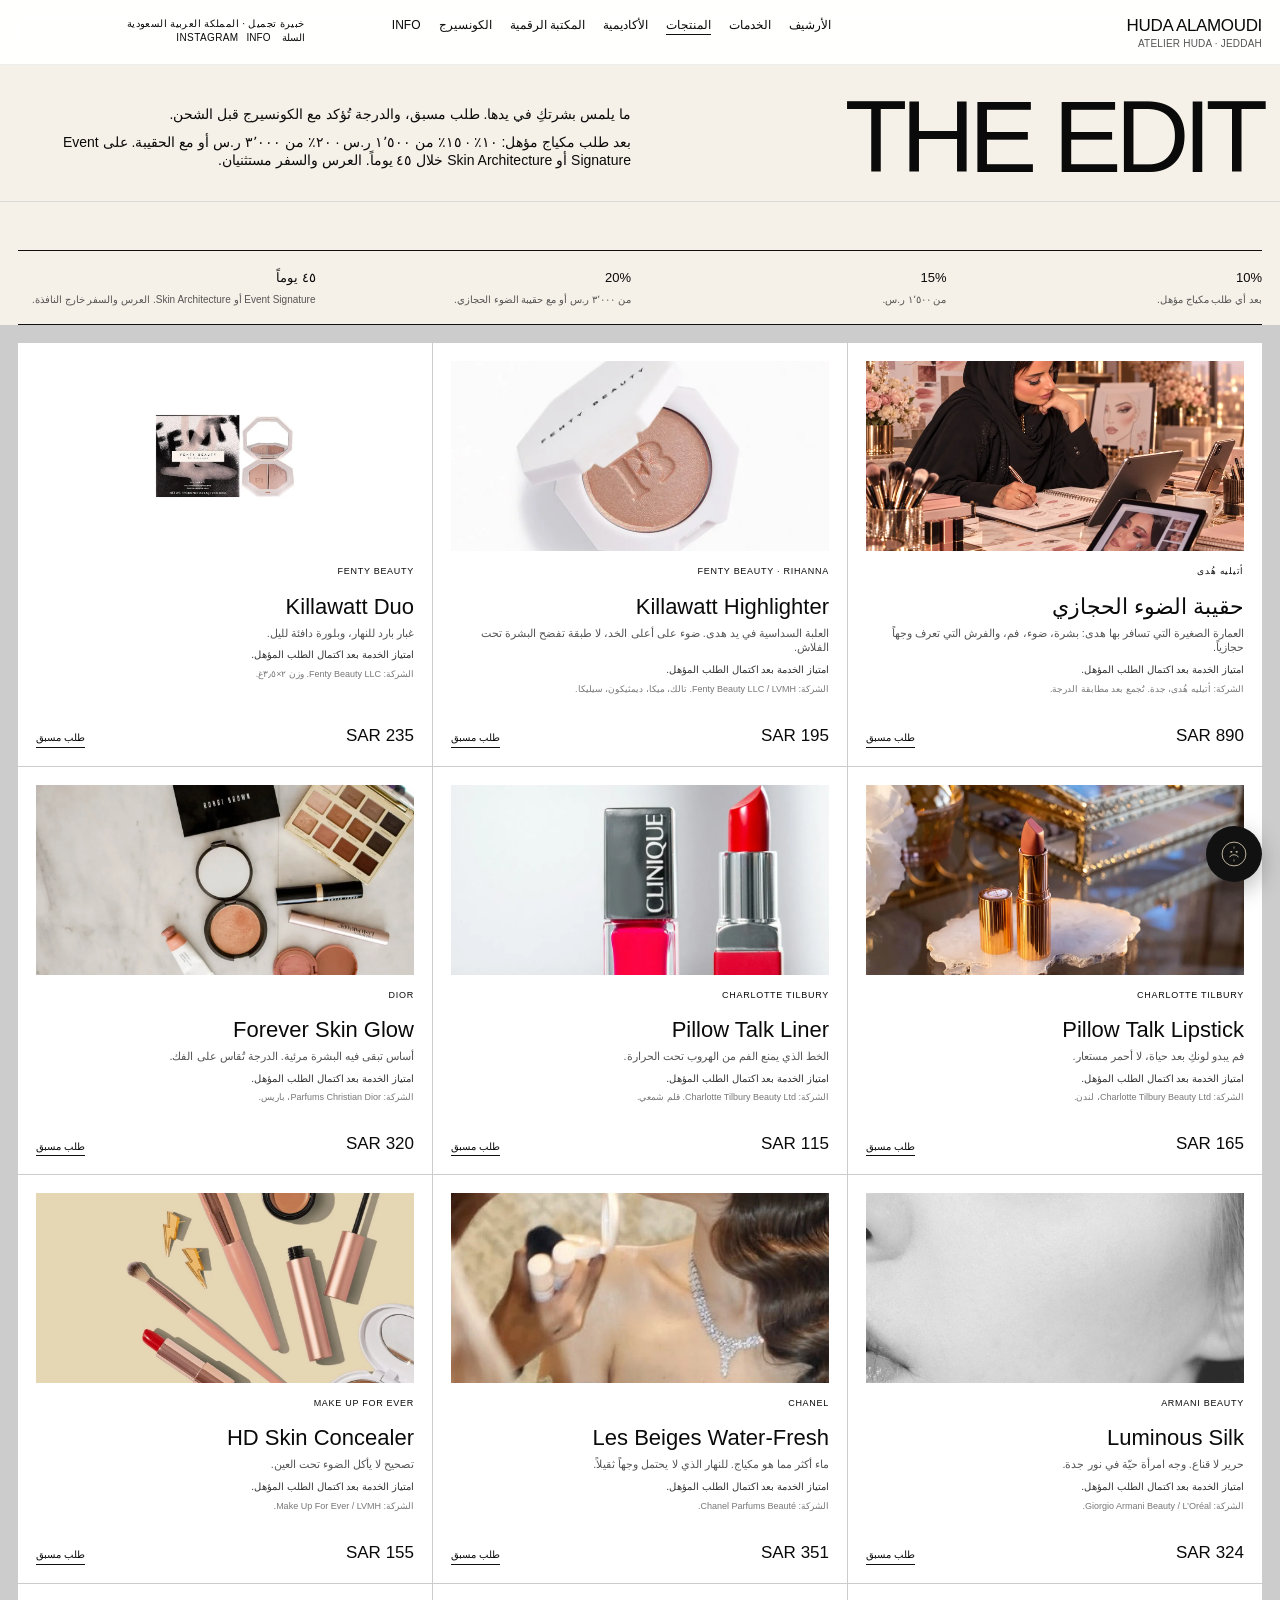
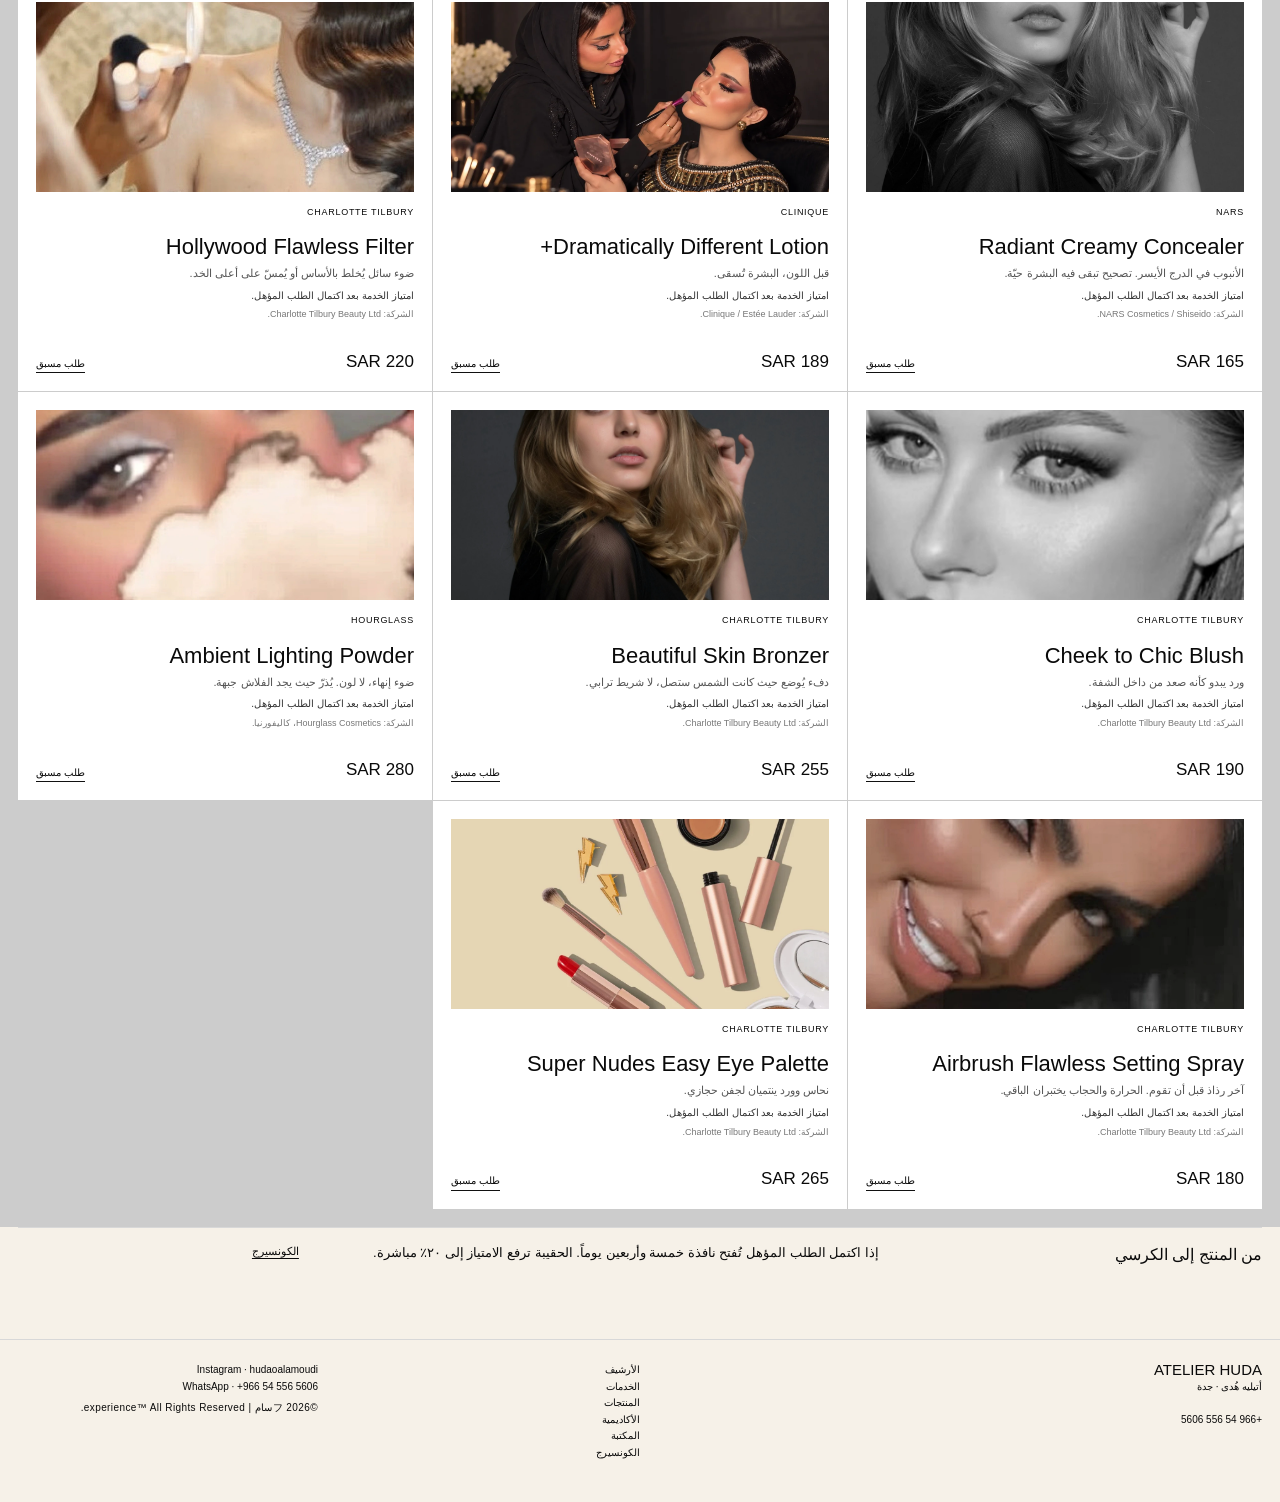
<file: huda.atelier/shop.html>
<!doctype html><html lang="ar" dir="rtl"><head><meta charset="utf-8"><meta name="viewport" content="width=device-width,initial-scale=1"><meta name="theme-color" content="#f4efe8"><title>ATELIER HUDA — The Edit</title><meta name="description" content="أتيليه هُدى — هدى العمودي، صياغة الوجه في جدة."><link rel="stylesheet" href="assets/css/site.css"></head><body class="page-shop">
<header class="site-head"><a class="brand" href="index.html">HUDA ALAMOUDI<small>ATELIER HUDA · JEDDAH</small></a><nav class="main-nav"><a href="index.html">الأرشيف</a><a href="services.html">الخدمات</a><a class="active" href="shop.html">المنتجات</a><a href="academy.html">الأكاديمية</a><a href="digital.html">المكتبة الرقمية</a><a href="concierge.html">الكونسيرج</a><a href="#" data-info>INFO</a></nav><div class="head-meta">خبيرة تجميل · المملكة العربية السعودية<br><button data-cart-open>السلة</button> <button data-info>INFO</button><a href="https://instagram.com/hudaoalamoudi" target="_blank" rel="noopener">Instagram</a></div><button class="menu-btn" data-info>Menu</button></header>

<section class="page-title"><h1>THE EDIT</h1><div class="copy"><p>ما يلمس بشرتكِ في يدها. طلب مسبق، والدرجة تُؤكد مع الكونسيرج قبل الشحن.</p><p class="ar">بعد طلب مكياج مؤهل: ١٠٪ · ١٥٪ من ١٬٥٠٠ ر.س · ٢٠٪ من ٣٬٠٠٠ ر.س أو مع الحقيبة. على Event Signature أو Skin Architecture خلال ٤٥ يوماً. العرس والسفر مستثنيان.</p></div></section>
<section class="feature-band"><article><h3>10%</h3><p>بعد أي طلب مكياج مؤهل.</p></article><article><h3>15%</h3><p>من ١٬٥٠٠ ر.س.</p></article><article><h3>20%</h3><p>من ٣٬٠٠٠ ر.س أو مع حقيبة الضوء الحجازي.</p></article><article><h3>٤٥ يوماً</h3><p>Event Signature أو Skin Architecture. العرس والسفر خارج النافذة.</p></article></section>
<section class="product-grid">
<article class="product" data-ritual="العمارة الصغيرة التي تسافر بها هدى: بشرة، ضوء، فم، والفرش التي تعرف وجهاً حجازياً."><img src="assets/media/huda-atelier-04.webp" alt="حقيبة الضوء الحجازي"><span class="brandline">أتيليه هُدى</span><h3>حقيبة الضوء الحجازي</h3><p>العمارة الصغيرة التي تسافر بها هدى: بشرة، ضوء، فم، والفرش التي تعرف وجهاً حجازياً.</p><p class="why">امتياز الخدمة بعد اكتمال الطلب المؤهل.</p><p class="ing">الشركة: أتيليه هُدى، جدة. تُجمع بعد مطابقة الدرجة.</p><div class="bottom"><strong>890 SAR</strong><button data-add="atelier-kit" data-name="حقيبة الضوء الحجازي" data-brand="أتيليه هُدى" data-price="890">طلب مسبق</button></div></article><article class="product" data-ritual="العلبة السداسية في يد هدى. ضوء على أعلى الخد، لا طبقة تفضح البشرة تحت الفلاش."><img src="assets/products/fenty-killawatt.webp" alt="Killawatt Highlighter"><span class="brandline">FENTY BEAUTY · RIHANNA</span><h3>Killawatt Highlighter</h3><p>العلبة السداسية في يد هدى. ضوء على أعلى الخد، لا طبقة تفضح البشرة تحت الفلاش.</p><p class="why">امتياز الخدمة بعد اكتمال الطلب المؤهل.</p><p class="ing">الشركة: Fenty Beauty LLC / LVMH. تالك، ميكا، ديمثيكون، سيليكا.</p><div class="bottom"><strong>195 SAR</strong><button data-add="fenty-kw" data-name="Killawatt Highlighter" data-brand="FENTY BEAUTY" data-price="195">طلب مسبق</button></div></article><article class="product" data-ritual="غبار بارد للنهار، وبلورة دافئة لليل."><img src="assets/products/fenty-duo.webp" alt="Killawatt Duo"><span class="brandline">FENTY BEAUTY</span><h3>Killawatt Duo</h3><p>غبار بارد للنهار، وبلورة دافئة لليل.</p><p class="why">امتياز الخدمة بعد اكتمال الطلب المؤهل.</p><p class="ing">الشركة: Fenty Beauty LLC. وزن ٢×٣٫٥غ.</p><div class="bottom"><strong>235 SAR</strong><button data-add="fenty-duo" data-name="Killawatt Duo" data-brand="FENTY BEAUTY" data-price="235">طلب مسبق</button></div></article><article class="product" data-ritual="فم يبدو لونكِ بعد حياة، لا أحمر مستعار."><img src="assets/products/ct-pillowtalk.webp" alt="Pillow Talk Lipstick"><span class="brandline">CHARLOTTE TILBURY</span><h3>Pillow Talk Lipstick</h3><p>فم يبدو لونكِ بعد حياة، لا أحمر مستعار.</p><p class="why">امتياز الخدمة بعد اكتمال الطلب المؤهل.</p><p class="ing">الشركة: Charlotte Tilbury Beauty Ltd، لندن.</p><div class="bottom"><strong>165 SAR</strong><button data-add="ct-pt" data-name="Pillow Talk Lipstick" data-brand="CHARLOTTE TILBURY" data-price="165">طلب مسبق</button></div></article><article class="product" data-ritual="الخط الذي يمنع الفم من الهروب تحت الحرارة."><img src="assets/products/lipstick-generic.webp" alt="Pillow Talk Liner"><span class="brandline">CHARLOTTE TILBURY</span><h3>Pillow Talk Liner</h3><p>الخط الذي يمنع الفم من الهروب تحت الحرارة.</p><p class="why">امتياز الخدمة بعد اكتمال الطلب المؤهل.</p><p class="ing">الشركة: Charlotte Tilbury Beauty Ltd. قلم شمعي.</p><div class="bottom"><strong>115 SAR</strong><button data-add="ct-liner" data-name="Pillow Talk Liner" data-brand="CHARLOTTE TILBURY" data-price="115">طلب مسبق</button></div></article><article class="product" data-ritual="أساس تبقى فيه البشرة مرئية. الدرجة تُقاس على الفك."><img src="assets/products/vanity-generic.webp" alt="Forever Skin Glow"><span class="brandline">DIOR</span><h3>Forever Skin Glow</h3><p>أساس تبقى فيه البشرة مرئية. الدرجة تُقاس على الفك.</p><p class="why">امتياز الخدمة بعد اكتمال الطلب المؤهل.</p><p class="ing">الشركة: Parfums Christian Dior، باريس.</p><div class="bottom"><strong>320 SAR</strong><button data-add="dior-glow" data-name="Forever Skin Glow" data-brand="DIOR" data-price="320">طلب مسبق</button></div></article><article class="product" data-ritual="حرير لا قناع. وجه امرأة حيّة في نور جدة."><img src="assets/media/editorial-03.webp" alt="Luminous Silk"><span class="brandline">ARMANI BEAUTY</span><h3>Luminous Silk</h3><p>حرير لا قناع. وجه امرأة حيّة في نور جدة.</p><p class="why">امتياز الخدمة بعد اكتمال الطلب المؤهل.</p><p class="ing">الشركة: Giorgio Armani Beauty / L’Oréal.</p><div class="bottom"><strong>324 SAR</strong><button data-add="armani-silk" data-name="Luminous Silk" data-brand="ARMANI BEAUTY" data-price="324">طلب مسبق</button></div></article><article class="product" data-ritual="ماء أكثر مما هو مكياج. للنهار الذي لا يحتمل وجهاً ثقيلاً."><img src="assets/media/editorial-12.webp" alt="Les Beiges Water-Fresh"><span class="brandline">CHANEL</span><h3>Les Beiges Water-Fresh</h3><p>ماء أكثر مما هو مكياج. للنهار الذي لا يحتمل وجهاً ثقيلاً.</p><p class="why">امتياز الخدمة بعد اكتمال الطلب المؤهل.</p><p class="ing">الشركة: Chanel Parfums Beauté.</p><div class="bottom"><strong>351 SAR</strong><button data-add="chanel-water" data-name="Les Beiges Water-Fresh" data-brand="CHANEL" data-price="351">طلب مسبق</button></div></article><article class="product" data-ritual="تصحيح لا يأكل الضوء تحت العين."><img src="assets/products/palette-generic.webp" alt="HD Skin Concealer"><span class="brandline">MAKE UP FOR EVER</span><h3>HD Skin Concealer</h3><p>تصحيح لا يأكل الضوء تحت العين.</p><p class="why">امتياز الخدمة بعد اكتمال الطلب المؤهل.</p><p class="ing">الشركة: Make Up For Ever / LVMH.</p><div class="bottom"><strong>155 SAR</strong><button data-add="mufe-concealer" data-name="HD Skin Concealer" data-brand="MAKE UP FOR EVER" data-price="155">طلب مسبق</button></div></article><article class="product" data-ritual="الأنبوب في الدرج الأيسر. تصحيح تبقى فيه البشرة حيّة."><img src="assets/media/editorial-09.webp" alt="Radiant Creamy Concealer"><span class="brandline">NARS</span><h3>Radiant Creamy Concealer</h3><p>الأنبوب في الدرج الأيسر. تصحيح تبقى فيه البشرة حيّة.</p><p class="why">امتياز الخدمة بعد اكتمال الطلب المؤهل.</p><p class="ing">الشركة: NARS Cosmetics / Shiseido.</p><div class="bottom"><strong>165 SAR</strong><button data-add="nars-rcc" data-name="Radiant Creamy Concealer" data-brand="NARS" data-price="165">طلب مسبق</button></div></article><article class="product" data-ritual="قبل اللون، البشرة تُسقى."><img src="assets/media/huda-atelier-02.webp" alt="Dramatically Different Lotion+"><span class="brandline">CLINIQUE</span><h3>Dramatically Different Lotion+</h3><p>قبل اللون، البشرة تُسقى.</p><p class="why">امتياز الخدمة بعد اكتمال الطلب المؤهل.</p><p class="ing">الشركة: Clinique / Estée Lauder.</p><div class="bottom"><strong>189 SAR</strong><button data-add="clinique-ddml" data-name="Dramatically Different Lotion+" data-brand="CLINIQUE" data-price="189">طلب مسبق</button></div></article><article class="product" data-ritual="ضوء سائل يُخلط بالأساس أو يُمسّ على أعلى الخد."><img src="assets/media/editorial-12.webp" alt="Hollywood Flawless Filter"><span class="brandline">CHARLOTTE TILBURY</span><h3>Hollywood Flawless Filter</h3><p>ضوء سائل يُخلط بالأساس أو يُمسّ على أعلى الخد.</p><p class="why">امتياز الخدمة بعد اكتمال الطلب المؤهل.</p><p class="ing">الشركة: Charlotte Tilbury Beauty Ltd.</p><div class="bottom"><strong>220 SAR</strong><button data-add="ct-filter" data-name="Hollywood Flawless Filter" data-brand="CHARLOTTE TILBURY" data-price="220">طلب مسبق</button></div></article><article class="product" data-ritual="ورد يبدو كأنه صعد من داخل الشفة."><img src="assets/media/editorial-05.webp" alt="Cheek to Chic Blush"><span class="brandline">CHARLOTTE TILBURY</span><h3>Cheek to Chic Blush</h3><p>ورد يبدو كأنه صعد من داخل الشفة.</p><p class="why">امتياز الخدمة بعد اكتمال الطلب المؤهل.</p><p class="ing">الشركة: Charlotte Tilbury Beauty Ltd.</p><div class="bottom"><strong>190 SAR</strong><button data-add="ct-blush" data-name="Cheek to Chic Blush" data-brand="CHARLOTTE TILBURY" data-price="190">طلب مسبق</button></div></article><article class="product" data-ritual="دفء يُوضع حيث كانت الشمس ستصل، لا شريط ترابي."><img src="assets/media/editorial-15.webp" alt="Beautiful Skin Bronzer"><span class="brandline">CHARLOTTE TILBURY</span><h3>Beautiful Skin Bronzer</h3><p>دفء يُوضع حيث كانت الشمس ستصل، لا شريط ترابي.</p><p class="why">امتياز الخدمة بعد اكتمال الطلب المؤهل.</p><p class="ing">الشركة: Charlotte Tilbury Beauty Ltd.</p><div class="bottom"><strong>255 SAR</strong><button data-add="ct-bronzer" data-name="Beautiful Skin Bronzer" data-brand="CHARLOTTE TILBURY" data-price="255">طلب مسبق</button></div></article><article class="product" data-ritual="ضوء إنهاء، لا لون. يُذرّ حيث يجد الفلاش جبهة."><img src="assets/media/editorial-07.webp" alt="Ambient Lighting Powder"><span class="brandline">HOURGLASS</span><h3>Ambient Lighting Powder</h3><p>ضوء إنهاء، لا لون. يُذرّ حيث يجد الفلاش جبهة.</p><p class="why">امتياز الخدمة بعد اكتمال الطلب المؤهل.</p><p class="ing">الشركة: Hourglass Cosmetics، كاليفورنيا.</p><div class="bottom"><strong>280 SAR</strong><button data-add="hourglass-ambient" data-name="Ambient Lighting Powder" data-brand="HOURGLASS" data-price="280">طلب مسبق</button></div></article><article class="product" data-ritual="آخر رذاذ قبل أن تقوم. الحرارة والحجاب يختبران الباقي."><img src="assets/media/editorial-14.webp" alt="Airbrush Flawless Setting Spray"><span class="brandline">CHARLOTTE TILBURY</span><h3>Airbrush Flawless Setting Spray</h3><p>آخر رذاذ قبل أن تقوم. الحرارة والحجاب يختبران الباقي.</p><p class="why">امتياز الخدمة بعد اكتمال الطلب المؤهل.</p><p class="ing">الشركة: Charlotte Tilbury Beauty Ltd.</p><div class="bottom"><strong>180 SAR</strong><button data-add="ct-spray" data-name="Airbrush Flawless Setting Spray" data-brand="CHARLOTTE TILBURY" data-price="180">طلب مسبق</button></div></article><article class="product" data-ritual="نحاس وورد ينتميان لجفن حجازي."><img src="assets/products/palette-generic.webp" alt="Super Nudes Easy Eye Palette"><span class="brandline">CHARLOTTE TILBURY</span><h3>Super Nudes Easy Eye Palette</h3><p>نحاس وورد ينتميان لجفن حجازي.</p><p class="why">امتياز الخدمة بعد اكتمال الطلب المؤهل.</p><p class="ing">الشركة: Charlotte Tilbury Beauty Ltd.</p><div class="bottom"><strong>265 SAR</strong><button data-add="ct-palette" data-name="Super Nudes Easy Eye Palette" data-brand="CHARLOTTE TILBURY" data-price="265">طلب مسبق</button></div></article>
</section>
<section class="index-line"><h2>من المنتج إلى الكرسي</h2><p>إذا اكتمل الطلب المؤهل تُفتح نافذة خمسة وأربعين يوماً. الحقيبة ترفع الامتياز إلى ٢٠٪ مباشرة.</p><a href="concierge.html">الكونسيرج</a></section>

<footer class="footer"><div><strong>ATELIER HUDA</strong><br>أتيليه هُدى · جدة<br><a href="mailto:concierge@atelierhuda.com">concierge@atelierhuda.com</a><br><a href="tel:+966545565606">+966 54 556 5606</a></div><div><a href="index.html">الأرشيف</a><a href="services.html">الخدمات</a><a href="shop.html">المنتجات</a><a href="academy.html">الأكاديمية</a><a href="digital.html">المكتبة</a><a href="concierge.html">الكونسيرج</a></div><div><a href="https://instagram.com/hudaoalamoudi" target="_blank" rel="noopener">Instagram · hudaoalamoudi</a><a href="https://wa.me/966545565606">WhatsApp · +966 54 556 5606</a><div class="sign">©2026 フسام | experience™ All Rights Reserved.</div></div></footer>
<div class="overlay"></div>
<aside class="drawer"><div class="drawer-head"><span>INFORMATION</span><button data-close-info>×</button></div><h2>الجمال يُبنى.</h2><div class="ar"><p><strong>ATELIER HUDA · أتيليه هُدى</strong></p><p>دار خاصة لصياغة الوجه في جدة. ليست صالوناً وموعداً على ساعة. هدى تبني بشرتكِ وملامحكِ كما يُبنى عمل تحريري: بهدوء، بدرجة محفوظة، وبإذنكِ قبل أي صورة.</p><h3>توقيعات الدار</h3><ul><li>Hijazi Light™ — بناء البشرة كضوء جدة ساعة المغيب.</li><li>90-Day Bridal Protocol — تحضير العروس قبل يوم الزفاف.</li><li>Look DNA — حفظ درجات وتقنيات وطبقات كل إطلالة.</li><li>Silent Atelier — خصوصية، لا تصوير بلا موافقة.</li><li>The Vault — أرشيف خاص للعملاء.</li><li>The Circle — أولوية ومزايا بعد الشراء من The Edit.</li></ul><h3>اتصال</h3><p>concierge@atelierhuda.com<br>+966 54 556 5606</p></div></aside>
<aside class="cart"><div class="cart-head"><h2>السلة</h2><button data-cart-close>×</button></div><div class="cart-items"></div><div class="cart-total"><span>المجموع المرجعي</span><strong>0 SAR</strong></div><p class="tiny cart-priv"></p><p class="tiny">يُرسل إلى واتساب. لا يُسحب مبلغ من الصفحة. بعد طلب مكياج مؤهل: ١٠٪ · ١٥٪ من ١٬٥٠٠ · ٢٠٪ من ٣٬٠٠٠ أو الحقيبة.</p><button class="cart-checkout" data-checkout>طلب مسبق</button></aside>
<script src="assets/js/supabase-config.js"></script>
<script src="assets/js/site.js"></script></body></html>
</file>
<file: huda.atelier/assets/css/site.css>
:root{--bg:#fff;--ink:#0a0a0a;--line:#d8d8d8;--soft:#777;--accent:#f1efe9;--sans:Arial,Helvetica,sans-serif;--serif:"Times New Roman",Times,serif}
*{box-sizing:border-box}html{scroll-behavior:smooth}body{margin:0;background:var(--bg);color:var(--ink);font-family:var(--sans);font-size:14px;line-height:1.35}a{color:inherit;text-decoration:none}img,video{display:block;width:100%;height:auto}button,input,select,textarea{font:inherit;color:inherit;background:none}button{cursor:pointer}.hide{display:none!important}
::selection{background:#111;color:#fff}
.site-head{position:sticky;top:0;z-index:40;background:rgba(255,255,255,.96);display:grid;grid-template-columns:1.2fr 2fr 1fr;gap:20px;align-items:start;padding:17px 18px 15px;border-bottom:1px solid #eee;backdrop-filter:blur(8px)}
.brand{font-size:17px;line-height:1.05;letter-spacing:-.02em}.brand small{display:block;margin-top:4px;font-size:10px;font-weight:400;letter-spacing:.02em;color:#555}.main-nav{display:flex;gap:18px;flex-wrap:wrap;justify-content:center;font-size:12px}.main-nav a,.info-btn{border:0;padding:0;position:relative}.main-nav a:after,.info-btn:after{content:"";position:absolute;left:0;right:100%;bottom:-2px;height:1px;background:#111;transition:.2s}.main-nav a:hover:after,.main-nav a.active:after,.info-btn:hover:after{right:0}.head-meta{text-align:right;font-size:10px;line-height:1.4;text-transform:uppercase;letter-spacing:.04em}.head-meta button{border:0;padding:0;margin-left:8px;font-size:10px;text-transform:uppercase}
.menu-btn{display:none;border:0;padding:0;font-size:12px}
.intro{padding:26px 18px 16px;display:grid;grid-template-columns:1fr 1fr;gap:20px}.intro h1{margin:0;font-size:clamp(30px,5vw,74px);font-weight:400;line-height:.9;letter-spacing:-.05em}.intro p{margin:0;max-width:600px;font-size:13px;align-self:end}.intro .arabic{font-family:Tahoma,Arial,sans-serif;direction:rtl;text-align:right}
.filterbar{display:flex;gap:14px;padding:0 18px 16px;font-size:10px;text-transform:uppercase;letter-spacing:.05em}.filterbar button{border:0;padding:0;color:#666}.filterbar button.active{color:#000;text-decoration:underline;text-underline-offset:3px}
.portfolio{padding:0 18px 40px;display:grid;grid-template-columns:repeat(4,minmax(0,1fr));gap:8px;align-items:start}.work{margin:0;position:relative;overflow:hidden;background:#f3f3f3}.work.tall{grid-row:span 2}.work.wide{grid-column:span 2}.work img,.work video{width:100%;height:100%;min-height:260px;object-fit:cover;transition:transform .55s cubic-bezier(.2,.7,.2,1),filter .35s}.work.tall img,.work.tall video{min-height:545px}.work.wide img,.work.wide video{min-height:360px}.work:hover img,.work:hover video{transform:scale(1.012);filter:saturate(.96)}.work figcaption{position:absolute;left:10px;right:10px;bottom:8px;display:flex;justify-content:space-between;gap:10px;color:#fff;font-size:10px;letter-spacing:.02em;opacity:0;transition:.2s;text-shadow:0 1px 9px rgba(0,0,0,.55);pointer-events:none}.work:hover figcaption{opacity:1}.work .open-work{position:absolute;inset:0;border:0;background:transparent;font-size:0}.work[data-cat]{transition:opacity .2s}.work.filtered{display:none}
.index-line{border-top:1px solid var(--line);margin:0 18px;padding:16px 0 38px;display:grid;grid-template-columns:1.3fr 2fr 1fr;gap:18px}.index-line h2{font-size:16px;font-weight:400;margin:0}.index-line p{margin:0;max-width:700px;font-size:13px}.index-line a{text-align:right;font-size:11px;text-decoration:underline;text-underline-offset:3px}
.footer{border-top:1px solid var(--line);margin-top:36px;padding:20px 18px 40px;display:grid;grid-template-columns:2fr 1fr 1fr;gap:22px;font-size:10px}.footer div:last-child{text-align:right}.footer strong{font-size:15px;font-weight:400}.footer a{display:block;margin:3px 0}
.drawer{position:fixed;top:0;right:0;width:min(520px,100%);height:100vh;background:#fff;z-index:80;border-left:1px solid #bbb;transform:translateX(102%);transition:.32s cubic-bezier(.2,.8,.2,1);padding:18px;overflow:auto}.drawer.open{transform:none}.drawer-head{display:flex;justify-content:space-between;align-items:center;border-bottom:1px solid #ddd;padding-bottom:12px;margin-bottom:24px}.drawer-head button{border:0;font-size:22px}.drawer h2{font-size:42px;line-height:.9;font-weight:400;letter-spacing:-.04em;margin:0 0 28px}.drawer h3{font-size:13px;margin:28px 0 8px}.drawer p,.drawer li{font-size:12px;color:#333}.drawer ul{padding-left:18px}.drawer .ar{direction:rtl;text-align:right;font-family:Tahoma,Arial,sans-serif}
.overlay{position:fixed;inset:0;background:rgba(0,0,0,.2);z-index:70;opacity:0;visibility:hidden;transition:.2s}.overlay.show{opacity:1;visibility:visible}
.lightbox{position:fixed;inset:0;background:#fff;z-index:90;display:none;grid-template-rows:auto 1fr auto}.lightbox.open{display:grid}.lb-head,.lb-foot{display:flex;justify-content:space-between;align-items:center;padding:14px 18px;font-size:11px}.lb-head button,.lb-foot button{border:0;padding:0}.lb-media{display:flex;align-items:center;justify-content:center;min-height:0;padding:0 18px}.lb-media img,.lb-media video{max-width:100%;max-height:calc(100vh - 110px);width:auto;height:auto;object-fit:contain}.lb-foot .controls{display:flex;gap:18px}.lb-title{font-size:11px}
.page-title{padding:30px 18px 22px;border-bottom:1px solid var(--line);display:grid;grid-template-columns:1fr 1fr;gap:18px}.page-title h1{font-size:clamp(52px,8vw,116px);line-height:.82;letter-spacing:-.06em;font-weight:400;margin:0}.page-title .copy{align-self:end;max-width:620px}.page-title p{margin:0 0 9px}.page-title .ar{direction:rtl;text-align:right;font-family:Tahoma,Arial,sans-serif}
.list-section{padding:0 18px}.row-item{display:grid;grid-template-columns:34px 1.2fr 2fr auto;gap:18px;align-items:start;padding:18px 0;border-bottom:1px solid var(--line)}.row-item:first-child{border-top:1px solid var(--line)}.row-item .n{font-size:10px;color:#777}.row-item h2,.row-item h3{margin:0;font-size:18px;font-weight:400}.row-item p{margin:0;font-size:12px;max-width:720px}.row-item .price{white-space:nowrap;font-size:12px}.row-item button,.row-item a.action{border:0;border-bottom:1px solid #111;padding:0 0 2px;font-size:11px;width:max-content}
.feature-band{margin:48px 18px 0;border-top:1px solid #111;border-bottom:1px solid #111;padding:18px 0;display:grid;grid-template-columns:repeat(4,1fr);gap:18px}.feature-band article h3{font-size:13px;font-weight:400;margin:0 0 6px}.feature-band article p{font-size:10px;margin:0;color:#555}
.product-grid{padding:18px;display:grid;grid-template-columns:repeat(3,1fr);gap:1px;background:#ccc}.product{background:#fff;padding:18px;min-height:290px;display:flex;flex-direction:column}.product .brandline{font-size:9px;letter-spacing:.08em;text-transform:uppercase}.product h3{font-size:22px;font-weight:400;line-height:1;margin:18px 0 8px}.product p{font-size:11px;color:#555;margin:0}.product .bottom{margin-top:auto;padding-top:30px;display:flex;justify-content:space-between;gap:12px;align-items:end}.product .bottom strong{font-size:17px;font-weight:400}.product button{border:0;border-bottom:1px solid #111;padding:0 0 2px;font-size:10px}
.cart{position:fixed;left:0;top:0;width:min(430px,100%);height:100vh;background:#fff;border-right:1px solid #aaa;z-index:85;transform:translateX(-102%);transition:.3s;padding:18px;display:flex;flex-direction:column}.cart.open{transform:none}.cart h2{font-size:30px;font-weight:400;margin:0}.cart-head{display:flex;justify-content:space-between;border-bottom:1px solid #ddd;padding-bottom:12px}.cart-head button{border:0;font-size:22px}.cart-items{overflow:auto;flex:1;padding:12px 0}.cart-item{padding:12px 0;border-bottom:1px solid #eee;display:grid;grid-template-columns:1fr auto;gap:10px;font-size:11px}.cart-item button{border:0}.cart-total{border-top:1px solid #111;padding-top:12px;display:flex;justify-content:space-between}.cart-checkout{margin-top:14px;width:100%;border:1px solid #111;padding:12px;background:#111;color:#fff}
.form{padding:24px 18px;max-width:980px}.form-grid{display:grid;grid-template-columns:1fr 1fr;gap:18px}.field{border-bottom:1px solid #aaa;padding:9px 0}.field label{display:block;font-size:9px;text-transform:uppercase;letter-spacing:.05em}.field input,.field select,.field textarea{width:100%;border:0;outline:0;padding:8px 0}.field textarea{min-height:100px;resize:vertical}.form .submit{margin-top:20px;border:1px solid #111;padding:11px 18px;background:#111;color:#fff}.tiny{font-size:9px;color:#666}.note{font-size:10px;color:#666}
@media(max-width:980px){.site-head{grid-template-columns:1fr auto}.main-nav,.head-meta{display:none}.menu-btn{display:block}.intro,.page-title{grid-template-columns:1fr}.portfolio{grid-template-columns:repeat(2,minmax(0,1fr))}.feature-band{grid-template-columns:1fr 1fr}.product-grid{grid-template-columns:1fr 1fr}.row-item{grid-template-columns:28px 1fr}.row-item>p,.row-item>.price{grid-column:2}.index-line{grid-template-columns:1fr}.index-line a{text-align:left}.footer{grid-template-columns:1fr 1fr}.footer div:last-child{text-align:left}}
@media(max-width:620px){.site-head{padding:14px 12px}.intro,.page-title,.list-section,.form{padding-left:12px;padding-right:12px}.portfolio{padding:0 12px 30px;grid-template-columns:1fr;gap:6px}.work.wide{grid-column:auto}.work.tall{grid-row:auto}.work img,.work video,.work.tall img,.work.tall video,.work.wide img,.work.wide video{min-height:auto}.work figcaption{opacity:1;background:linear-gradient(transparent,rgba(0,0,0,.28));left:0;right:0;bottom:0;padding:28px 8px 7px}.filterbar{padding-left:12px;padding-right:12px;overflow:auto}.feature-band{margin-left:12px;margin-right:12px;grid-template-columns:1fr}.product-grid{padding:12px;grid-template-columns:1fr}.footer{margin-top:20px;padding-left:12px;padding-right:12px;grid-template-columns:1fr}.form-grid{grid-template-columns:1fr}.page-title h1{font-size:62px}.drawer{width:100%}}

/* V5 boutique layer */
.work{background:#ece7df}
.work:nth-child(5n+1){transform:rotate(-.35deg)}
.work:nth-child(5n+3){transform:rotate(.45deg)}
.work:nth-child(7n){transform:rotate(-.7deg)}
.portfolio{background:linear-gradient(180deg,#faf8f3,#fff 40%)}
.lb-story{max-width:420px;padding:0 18px 18px;font-size:13px;line-height:1.55}
.lb-story .ar{direction:rtl;text-align:right;font-family:Tahoma,Arial,sans-serif;margin-top:8px}
.lb-k{font-size:9px;letter-spacing:.08em;text-transform:uppercase;color:#777;margin-top:12px}
.product img{width:100%;height:190px;object-fit:cover;margin:0 0 14px;background:#f3f1ec}
.product .why{font-size:10px;color:#333;margin-top:8px}
.product .ing{font-size:9px;color:#777;margin-top:6px}
.card-grid{padding:18px;display:grid;grid-template-columns:repeat(3,1fr);gap:10px}
.soft-card{border:1px solid #ddd;min-height:280px;padding:16px;background:#fff;display:flex;flex-direction:column}
.soft-card .cover{height:150px;margin:-16px -16px 14px;background-size:cover;background-position:center}
.soft-card h3{font-size:20px;font-weight:400;margin:0 0 8px}
.soft-card p{font-size:12px;color:#444;margin:0}
.soft-card .meta{margin-top:auto;padding-top:16px;font-size:12px;display:flex;justify-content:space-between}
.agent{position:fixed;left:16px;bottom:16px;z-index:60;width:min(360px,calc(100vw - 32px));font-size:13px}
.agent-toggle{border:1px solid #111;background:#111;color:#fff;padding:10px 14px;font-size:11px;letter-spacing:.04em}
.agent-box{display:none;margin-bottom:8px;background:#fff;border:1px solid #111;max-height:420px;flex-direction:column}
.agent.open .agent-box{display:flex}
.agent-log{padding:12px;overflow:auto;max-height:260px}
.agent-log p{margin:0 0 10px}
.agent-log .bot{background:#f6f4ef;padding:8px 10px}
.agent-log .me{text-align:right}
.agent-box form{display:flex;border-top:1px solid #ddd}
.agent-box input{flex:1;border:0;padding:10px}
.agent-box button{border:0;border-left:1px solid #ddd;padding:0 12px}
.sign{font-size:10px;letter-spacing:.04em;margin-top:8px}
@media(max-width:900px){.card-grid{grid-template-columns:1fr}}

.item-modal{position:fixed;inset:0;z-index:92;display:none;background:rgba(8,8,8,.55)}
.item-modal.open{display:grid;place-items:center;padding:18px}
.item-sheet{width:min(920px,100%);max-height:92vh;overflow:auto;background:#fff;display:grid;grid-template-columns:1.1fr .9fr}
.item-sheet img,.item-sheet video{width:100%;height:100%;min-height:280px;object-fit:cover;background:#111}
.item-copy{padding:22px;direction:rtl;text-align:right;font-family:Tahoma,Arial,sans-serif}
.item-copy h2{margin:0 0 8px;font-family:Arial,sans-serif;font-weight:400;font-size:28px;letter-spacing:-.03em;direction:ltr;text-align:left}
.item-copy .k{font-size:10px;letter-spacing:.08em;text-transform:uppercase;color:#777;margin:14px 0 4px}
.item-copy p{margin:0 0 10px;font-size:13px;line-height:1.6}
.item-actions{display:flex;gap:10px;flex-wrap:wrap;margin-top:18px}
.item-actions button,.item-actions a{border:1px solid #111;padding:8px 12px;font-size:11px;background:#111;color:#fff;text-decoration:none}
.item-actions .ghost{background:#fff;color:#111}
.product,.soft-card{cursor:pointer}
.product:hover,.soft-card:hover{outline:1px solid #111}
.page-shop{background:#f6f1e8}
.page-academy{background:#f3eee8}
.page-services{background:#f7f4ef}
.page-digital{background:#efe8dc}
.agent{position:fixed;z-index:96;left:auto;bottom:auto;width:auto}
.agent-fab{width:56px;height:56px;border:0;border-radius:50%;background:#111;color:#f4e7c8;box-shadow:0 8px 24px rgba(0,0,0,.28);display:grid;place-items:center;cursor:grab}
.agent-fab:active{cursor:grabbing}
.agent-fab svg{width:26px;height:26px;pointer-events:none}
.agent-box{position:absolute;bottom:66px;right:0;width:min(340px,calc(100vw - 24px));display:none;margin:0;flex-direction:column;max-height:420px}
.agent.open .agent-box{display:flex}
.agent-log{direction:rtl;text-align:right;font-family:Tahoma,Arial,sans-serif}
.agent-log .me,.agent-log .bot{unicode-bidi:plaintext}
.agent-hint{font-size:9px;color:#888;padding:0 12px 8px;direction:rtl}
@media(max-width:720px){.item-sheet{grid-template-columns:1fr}}
</file>
